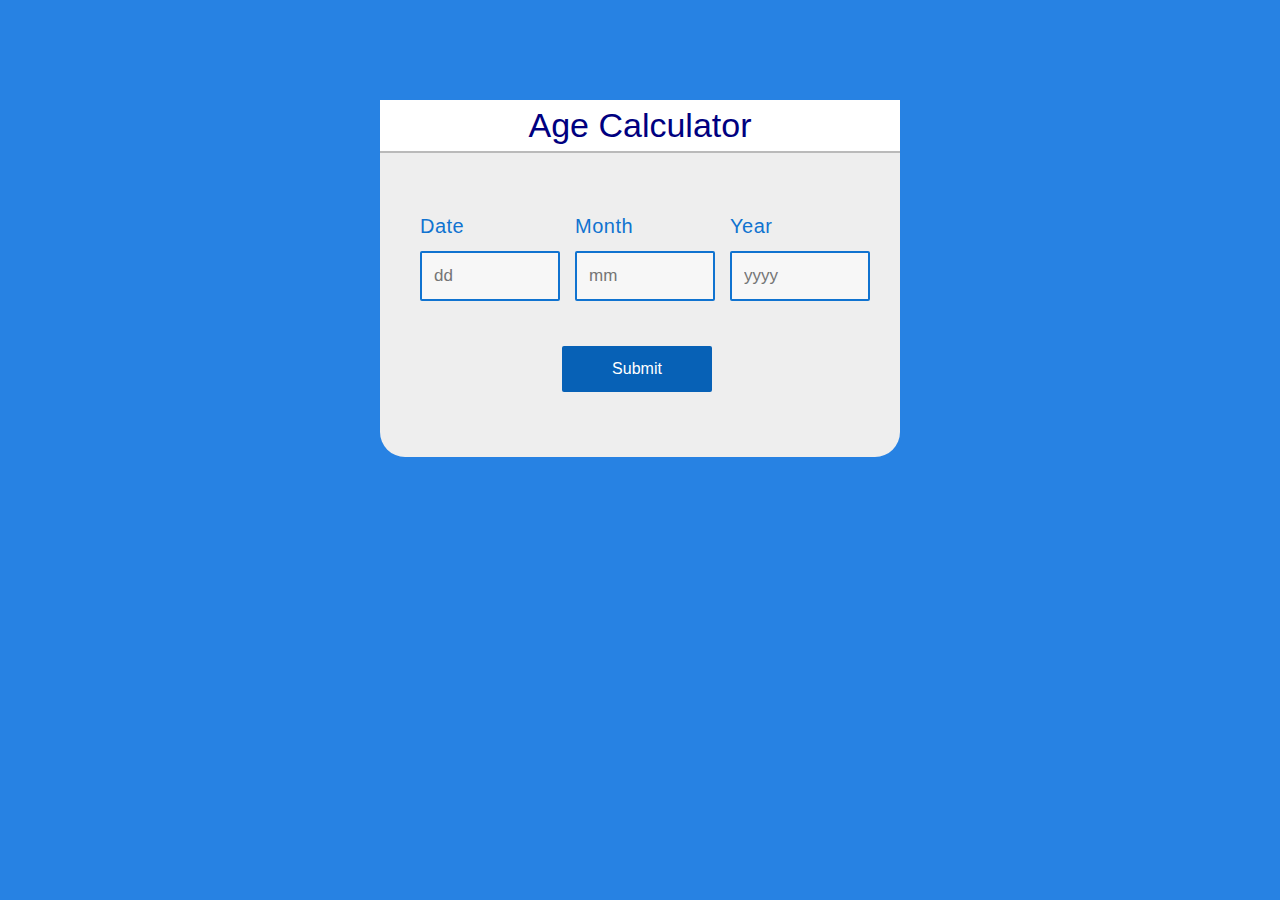
<file: index.html>
<!DOCTYPE html>
<html lang="en">

<head>
    <meta charset="UTF-8">
    <meta http-equiv="X-UA-Compatible" content="IE=edge">
    <meta name="viewport" content="width=device-width, initial-scale=1.0">
    <title>Age Calculator </title>
    <link rel="stylesheet" href="style.css">
</head>

<body>
    <div class="container">
        <form id="ageForm">
            <div class="base">
                <div class="enter">
                    <h4>Age Calculator</h4>
                </div>
                <div class="block">
                    <p class="title">Date</p>
                    <input type="text" name="date" id="date" placeholder="dd" required="required" minlength="1"
                        maxlength="2" />
                </div>
                <div class="block">
                    <p class="title">Month</p>
                    <input type="text" name="month" id="month" placeholder="mm" required="required" minlength="1"
                        maxlength="2" />
                </div>
                <div class="block">
                    <p class="title">Year</p>
                    <input type="text" name="year" id="year" placeholder="yyyy" required="required" minlength="4"
                        maxlength="4" />
                </div>
            </div>
            <div class="base">
                <div class="enter">
                    <input type="button" name="submit" value="Submit" onclick="age()" />
                </div>
            </div>
            <div id="age"></div>
        </form>
    </div>
    <script src="app.js"></script>
</body>

</html>
</file>
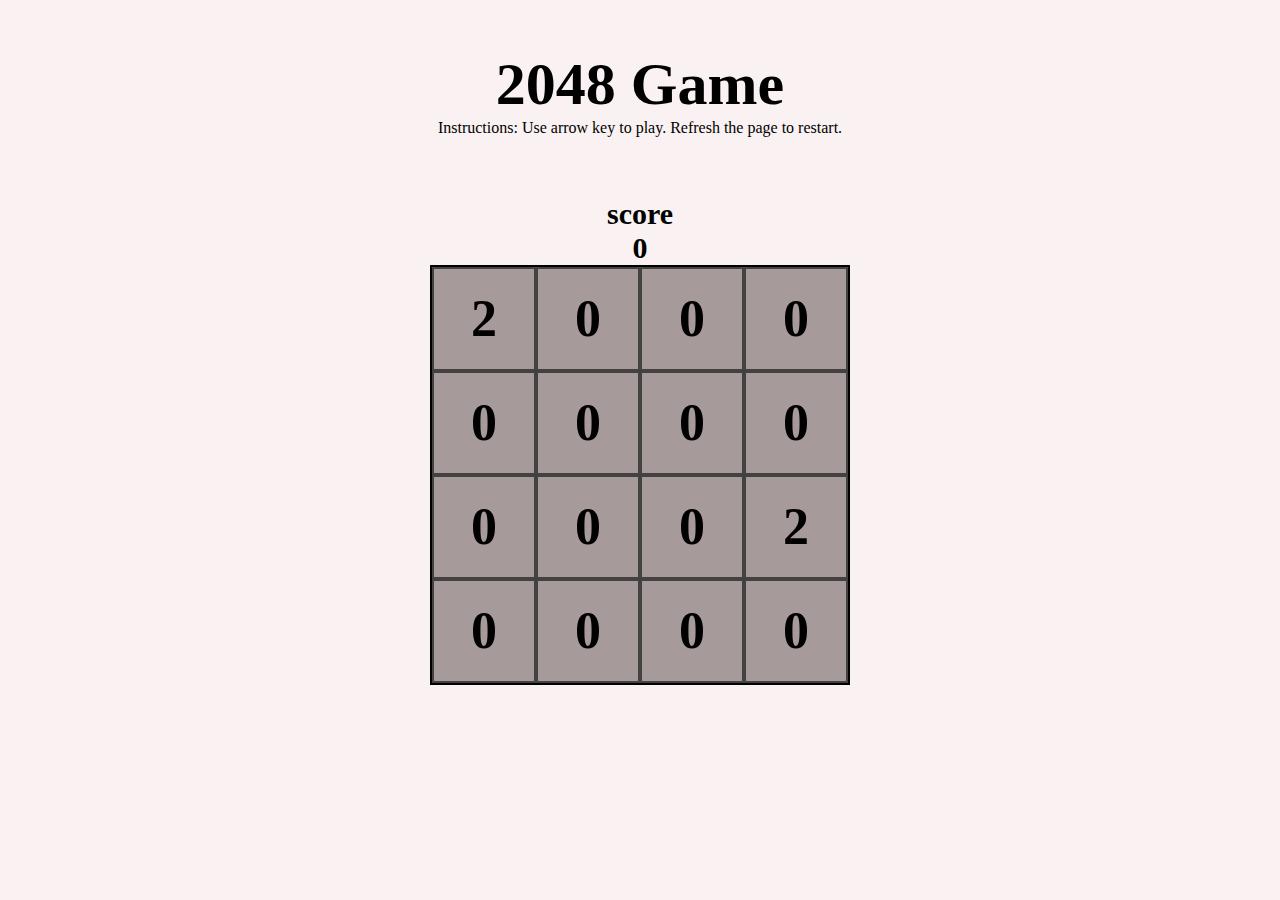
<file: 2048 Game/index.html>
<html>
    <head>
        <link rel="stylesheet" href="style.css">
        <script src ="script.js"></script>
        <title>2048 Game</title>
    </head>
    <body>
        <div class = "header">2048 Game</div>

        <div class = "instructions">Instructions: Use arrow key to play. Refresh the page to restart.</div>

        <div class = "scoreContainer">
            <div class="scoreTitle">score</div>
            <span id="score">0</span>
        </div>

        <div class ="grid"></div>
    </body>
</html>
</file>
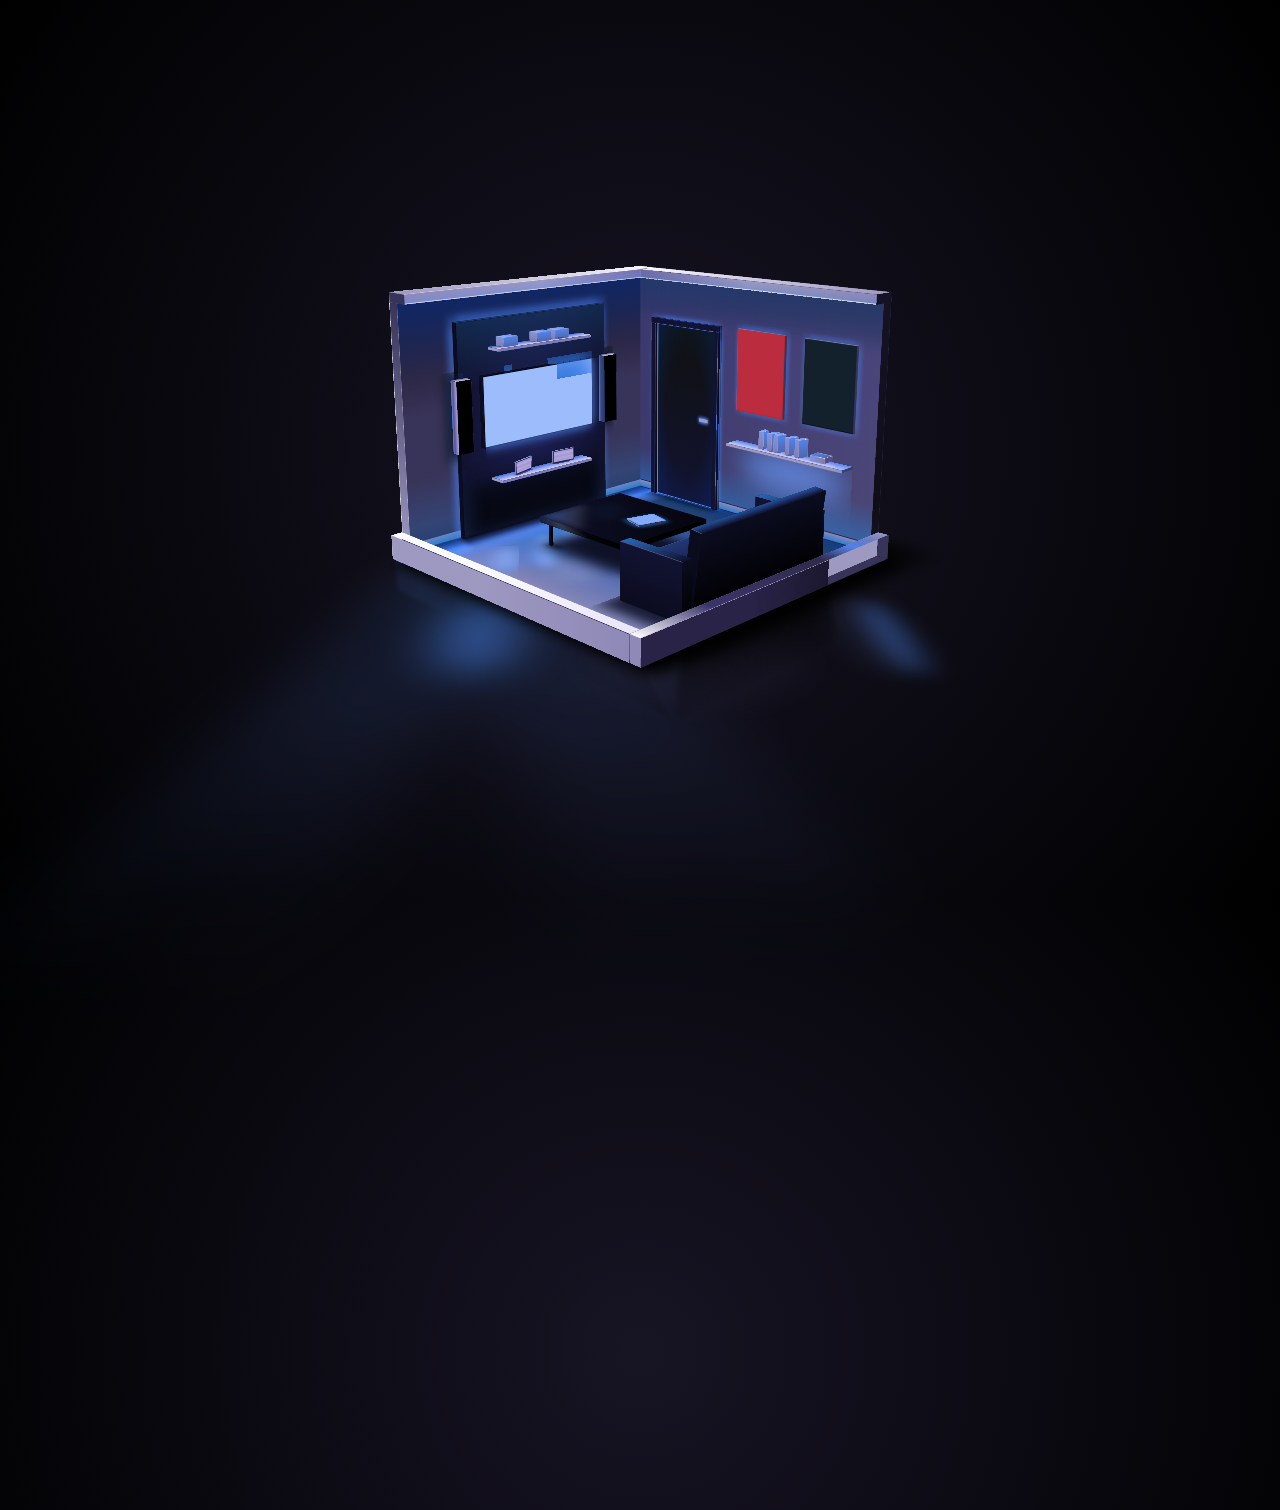
<file: 3D-room/index.html>
<!DOCTYPE html>
<html lang="en" >
<head>
  <meta charset="UTF-8">
  <title>3D Room</title>
  <meta name="viewport" content="width=device-width, initial-scale=1"><link rel="stylesheet" href="./style.css">

</head>
<body>
<!-- partial:index.partial.html -->
<div class="house" id="h"> 
  <div class="h-lights">
    <div class="h-light"></div>
    <div class="h-light"></div>
    <div class="h-light"></div>
    <div class="h-light"></div>
    <div class="h-light"></div>
    <div class="h-light"></div>
  </div>
  <div class="h-shadow"></div>
  <div class="alt">
    <div class="alt__front face"> </div>
    <div class="alt__back face"> </div>
    <div class="alt__right face"> </div>
    <div class="alt__left face"> </div>
    <div class="alt__top face"> 
      <div class="light"></div>
      <div class="light"></div>
      <div class="light"></div>
      <div class="light"></div>
      <div class="light"></div>
      <div class="light"></div>
      <div class="light"></div>
      <div class="light"></div>
      <div class="light"></div>
    </div>
    <div class="alt__bottom face"> </div>
  </div>
  <div class="alb">
    <div class="alb__front face"> </div>
    <div class="alb__back face"> </div>
    <div class="alb__right face"> </div>
    <div class="alb__left face"> </div>
    <div class="alb__top face"> </div>
    <div class="alb__bottom face"> </div>
  </div>
  <div class="arb">
    <div class="arb__front face"> </div>
    <div class="arb__back face"> </div>
    <div class="arb__right face"> </div>
    <div class="arb__left face"> </div>
    <div class="arb__top face"> </div>
    <div class="arb__bottom face"> </div>
  </div>
  <div class="blt">
    <div class="blt__front face"> </div>
    <div class="blt__back face"> </div>
    <div class="blt__right face"> </div>
    <div class="blt__left face"> </div>
    <div class="blt__top face"> </div>
    <div class="blt__bottom face"> </div>
  </div>
  <div class="blt2">
    <div class="blt2__front face"> </div>
    <div class="blt2__back face"> </div>
    <div class="blt2__right face"> </div>
    <div class="blt2__left face"> </div>
    <div class="blt2__top face"> </div>
    <div class="blt2__bottom face"> </div>
  </div>
  <div class="blb">
    <div class="blb__front face"> </div>
    <div class="blb__back face"> </div>
    <div class="blb__right face"> </div>
    <div class="blb__left face"> </div>
    <div class="blb__top face"> </div>
    <div class="blb__bottom face"> </div>
  </div>
  <div class="blb2">
    <div class="blb2__front face"> </div>
    <div class="blb2__back face"> </div>
    <div class="blb2__right face"> </div>
    <div class="blb2__left face"> </div>
    <div class="blb2__top face"> </div>
    <div class="blb2__bottom face"> </div>
  </div>
  <div class="puerta-c">
    <div class="puerta">
      <div class="puerta__front face"> </div>
      <div class="puerta__back face"> </div>
      <div class="puerta__right face"> </div>
      <div class="puerta__left face"> </div>
      <div class="puerta__top face"> </div>
      <div class="puerta__bottom face"> </div>
    </div>
    <div class="puerta-l">
      <div class="puerta-l__front face"> </div>
      <div class="puerta-l__back face"> </div>
      <div class="puerta-l__right face"> </div>
      <div class="puerta-l__left face"> </div>
      <div class="puerta-l__top face"> </div>
      <div class="puerta-l__bottom face"> </div>
    </div>
    <div class="puerta-r">
      <div class="puerta-r__front face"> </div>
      <div class="puerta-r__back face"> </div>
      <div class="puerta-r__right face"> </div>
      <div class="puerta-r__left face"> </div>
      <div class="puerta-r__top face"> </div>
      <div class="puerta-r__bottom face"> </div>
    </div>
    <div class="puerta-t">
      <div class="puerta-t__front face"> </div>
      <div class="puerta-t__back face"> </div>
      <div class="puerta-t__right face"> </div>
      <div class="puerta-t__left face"> </div>
      <div class="puerta-t__top face"> </div>
      <div class="puerta-t__bottom face"> </div>
    </div>
  </div>
  <div class="cuadro-l">
    <div class="cuadro-l__front face"> </div>
    <div class="cuadro-l__back face"> </div>
    <div class="cuadro-l__right face"> </div>
    <div class="cuadro-l__left face"> </div>
    <div class="cuadro-l__top face"> </div>
    <div class="cuadro-l__bottom face"> </div>
  </div>
  <div class="cuadro-r">
    <div class="cuadro-r__front face"> </div>
    <div class="cuadro-r__back face"> </div>
    <div class="cuadro-r__right face"> </div>
    <div class="cuadro-r__left face"> </div>
    <div class="cuadro-r__top face"> </div>
    <div class="cuadro-r__bottom face"> </div>
  </div>
  <div class="librero">
    <div class="librero__front face"> </div>
    <div class="librero__back face"> </div>
    <div class="librero__right face"> </div>
    <div class="librero__left face"> </div>
    <div class="librero__top face"> </div>
    <div class="librero__bottom face">    </div>
  </div>
  <div class="libros"> 
    <div class="libro">
      <div class="libro__front face"> </div>
      <div class="libro__back face"> </div>
      <div class="libro__right face"> </div>
      <div class="libro__left face"> </div>
      <div class="libro__top face"> </div>
      <div class="libro__bottom face"> </div>
    </div>
    <div class="libro">
      <div class="libro__front face"> </div>
      <div class="libro__back face"> </div>
      <div class="libro__right face"> </div>
      <div class="libro__left face"> </div>
      <div class="libro__top face"> </div>
      <div class="libro__bottom face"> </div>
    </div>
    <div class="libro">
      <div class="libro__front face"> </div>
      <div class="libro__back face"> </div>
      <div class="libro__right face"> </div>
      <div class="libro__left face"> </div>
      <div class="libro__top face"> </div>
      <div class="libro__bottom face"> </div>
    </div>
    <div class="libro">
      <div class="libro__front face"> </div>
      <div class="libro__back face"> </div>
      <div class="libro__right face"> </div>
      <div class="libro__left face"> </div>
      <div class="libro__top face"> </div>
      <div class="libro__bottom face"> </div>
    </div>
    <div class="libro">
      <div class="libro__front face"> </div>
      <div class="libro__back face"> </div>
      <div class="libro__right face"> </div>
      <div class="libro__left face"> </div>
      <div class="libro__top face"> </div>
      <div class="libro__bottom face"> </div>
    </div>
    <div class="libro">
      <div class="libro__front face"> </div>
      <div class="libro__back face"> </div>
      <div class="libro__right face"> </div>
      <div class="libro__left face"> </div>
      <div class="libro__top face"> </div>
      <div class="libro__bottom face"> </div>
    </div>
  </div>
  <div class="fotos"> 
    <div class="foto">
      <div class="foto__front face"> </div>
      <div class="foto__back face"> </div>
      <div class="foto__right face"> </div>
      <div class="foto__left face"> </div>
      <div class="foto__top face"> </div>
      <div class="foto__bottom face"> </div>
    </div>
    <div class="foto">
      <div class="foto__front face"> </div>
      <div class="foto__back face"> </div>
      <div class="foto__right face"> </div>
      <div class="foto__left face"> </div>
      <div class="foto__top face"> </div>
      <div class="foto__bottom face"> </div>
    </div>
  </div>
  <div class="cajas"> 
    <div class="caja">
      <div class="caja__front face"> </div>
      <div class="caja__back face"> </div>
      <div class="caja__right face"> </div>
      <div class="caja__left face"> </div>
      <div class="caja__top face"> </div>
      <div class="caja__bottom face"> </div>
    </div>
    <div class="caja">
      <div class="caja__front face"> </div>
      <div class="caja__back face"> </div>
      <div class="caja__right face"> </div>
      <div class="caja__left face"> </div>
      <div class="caja__top face"> </div>
      <div class="caja__bottom face"> </div>
    </div>
    <div class="caja">
      <div class="caja__front face"> </div>
      <div class="caja__back face"> </div>
      <div class="caja__right face"> </div>
      <div class="caja__left face"> </div>
      <div class="caja__top face"> </div>
      <div class="caja__bottom face"> </div>
    </div>
  </div>
  <div class="tv">
    <div class="tv__front face"> </div>
    <div class="tv__back face"> </div>
    <div class="tv__right face"> </div>
    <div class="tv__left face"> </div>
    <div class="tv__top face"> </div>
    <div class="tv__bottom face"> </div>
  </div>
  <div class="repisa-t">
    <div class="repisa-t__front face"> </div>
    <div class="repisa-t__back face"> </div>
    <div class="repisa-t__right face"> </div>
    <div class="repisa-t__left face"> </div>
    <div class="repisa-t__top face"> </div>
    <div class="repisa-t__bottom face"> </div>
  </div>
  <div class="repisa-b">
    <div class="repisa-b__front face"> </div>
    <div class="repisa-b__back face"> </div>
    <div class="repisa-b__right face"> </div>
    <div class="repisa-b__left face"> </div>
    <div class="repisa-b__top face"> </div>
    <div class="repisa-b__bottom face"> </div>
  </div>
  <div class="bocina-l">
    <div class="bocina-l__front face"> </div>
    <div class="bocina-l__back face"> </div>
    <div class="bocina-l__right face"> </div>
    <div class="bocina-l__left face"> </div>
    <div class="bocina-l__top face"> </div>
    <div class="bocina-l__bottom face"> </div>
  </div>
  <div class="bocina-r">
    <div class="bocina-r__front face"> </div>
    <div class="bocina-r__back face"> </div>
    <div class="bocina-r__right face"> </div>
    <div class="bocina-r__left face"> </div>
    <div class="bocina-r__top face"> </div>
    <div class="bocina-r__bottom face"> </div>
  </div>
  <div class="muro">
    <div class="muro__front face"> </div>
    <div class="muro__back face"> </div>
    <div class="muro__right face"> </div>
    <div class="muro__left face"> </div>
    <div class="muro__top face"> </div>
    <div class="muro__bottom face"> </div>
  </div>
  <div class="sillon-c">
    <div class="sillon-b">
      <div class="sillon-b__front face"> </div>
      <div class="sillon-b__back face"> </div>
      <div class="sillon-b__right face"> </div>
      <div class="sillon-b__left face"> </div>
      <div class="sillon-b__top face"> </div>
      <div class="sillon-b__bottom face"> </div>
    </div>
    <div class="sillon-t">
      <div class="sillon-t__front face"> </div>
      <div class="sillon-t__back face"> </div>
      <div class="sillon-t__right face"> </div>
      <div class="sillon-t__left face"> </div>
      <div class="sillon-t__top face"> </div>
      <div class="sillon-t__bottom face"> </div>
    </div>
    <div class="sillon-l">
      <div class="sillon-l__front face"> </div>
      <div class="sillon-l__back face"> </div>
      <div class="sillon-l__right face"> </div>
      <div class="sillon-l__left face"> </div>
      <div class="sillon-l__top face"> </div>
      <div class="sillon-l__bottom face"> </div>
    </div>
    <div class="sillon-r">
      <div class="sillon-r__front face"> </div>
      <div class="sillon-r__back face"> </div>
      <div class="sillon-r__right face"> </div>
      <div class="sillon-r__left face"> </div>
      <div class="sillon-r__top face"> </div>
      <div class="sillon-r__bottom face"> </div>
    </div>
  </div>
  <div class="mesa-c">
    <div class="mesa">
      <div class="mesa__front face"> </div>
      <div class="mesa__back face"> </div>
      <div class="mesa__right face"> </div>
      <div class="mesa__left face"> </div>
      <div class="mesa__top face"> </div>
      <div class="mesa__bottom face"> </div>
    </div>
    <div class="mesa-p">
      <div class="mesa-p__front face"> </div>
      <div class="mesa-p__back face"> </div>
      <div class="mesa-p__right face"> </div>
      <div class="mesa-p__left face"> </div>
      <div class="mesa-p__top face"> </div>
      <div class="mesa-p__bottom face"> </div>
    </div>
    <div class="mesa-p">
      <div class="mesa-p__front face"> </div>
      <div class="mesa-p__back face"> </div>
      <div class="mesa-p__right face"> </div>
      <div class="mesa-p__left face"> </div>
      <div class="mesa-p__top face"> </div>
      <div class="mesa-p__bottom face"> </div>
    </div>
    <div class="mesa-p">
      <div class="mesa-p__front face"> </div>
      <div class="mesa-p__back face"> </div>
      <div class="mesa-p__right face"> </div>
      <div class="mesa-p__left face"> </div>
      <div class="mesa-p__top face"> </div>
      <div class="mesa-p__bottom face"> </div>
    </div>
    <div class="mesa-p">
      <div class="mesa-p__front face"> </div>
      <div class="mesa-p__back face"> </div>
      <div class="mesa-p__right face"> </div>
      <div class="mesa-p__left face"> </div>
      <div class="mesa-p__top face"> </div>
      <div class="mesa-p__bottom face"> </div>
    </div>
    <div class="mesa-shadow"></div>
  </div>
  <div class="tablet">
    <div class="tablet__front face"> </div>
    <div class="tablet__back face"> </div>
    <div class="tablet__right face"> </div>
    <div class="tablet__left face"> </div>
    <div class="tablet__top face"> </div>
    <div class="tablet__bottom face">    </div>
  </div>
</div>
<!-- partial -->
  <script  src="./script.js"></script>

</body>
</html>
</file>
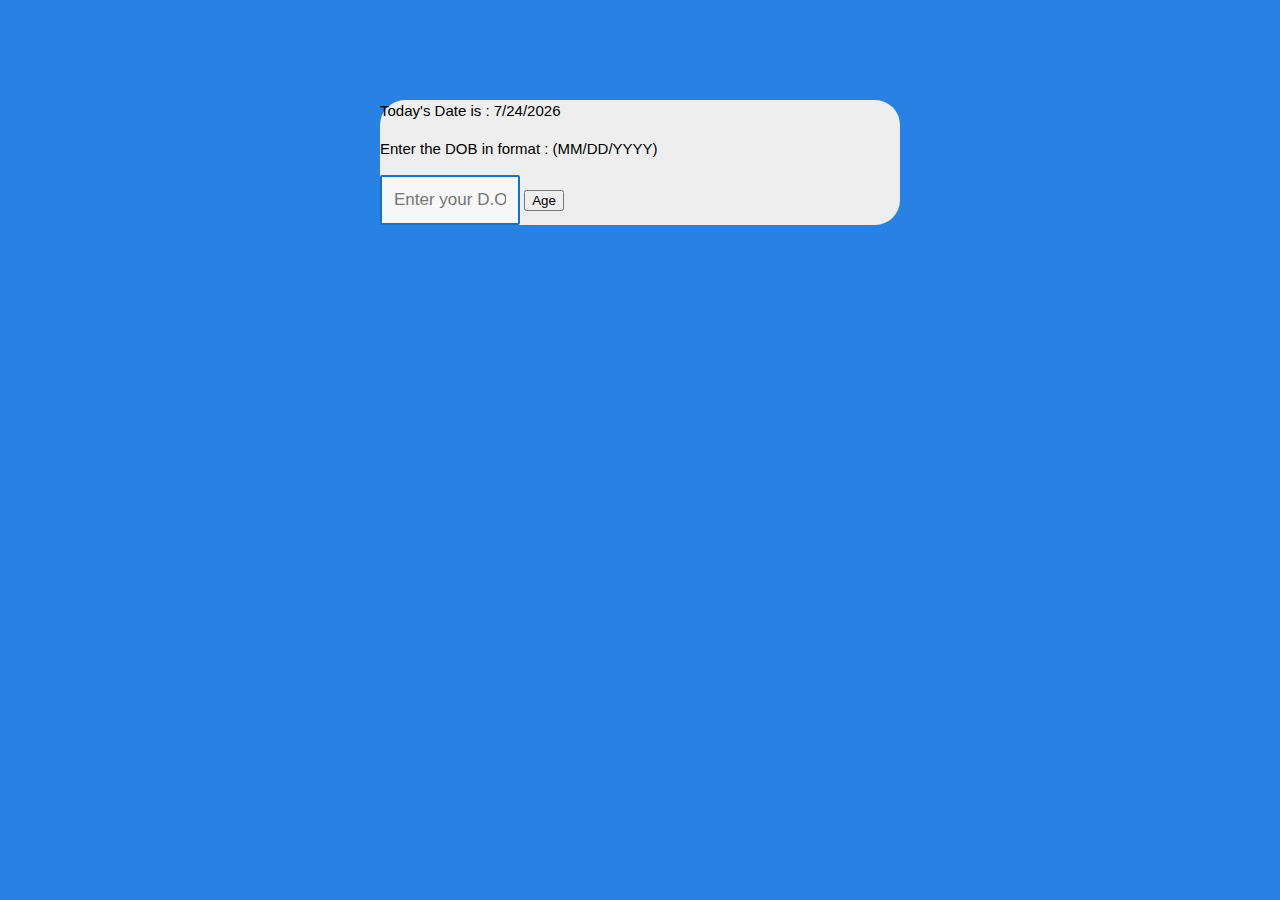
<file: Age Calculator/index.html>
<!DOCTYPE html>
<html lang="en">
<head>
    <meta charset="UTF-8">
    <meta http-equiv="X-UA-Compatible" content="IE=edge">
    <meta name="viewport" content="width=device-width, initial-scale=1.0">
    <link rel="stylesheet" href="style.css">
    <title>Age Calculator</title>
</head>
<body>
    <div class="container">
        <p id="currDate"> </p>
        <p>Enter the DOB in format : (MM/DD/YYYY)</p>
        <input type="text" placeholder="Enter your D.O.B" id="DOB">
        <button id="CalcAge">Age</button>
    </div>
  <div id="displayAge">
      <p id="age"></p>
  </div>
    <script src="script.js">
    </script>
</body>
</html>
</file>
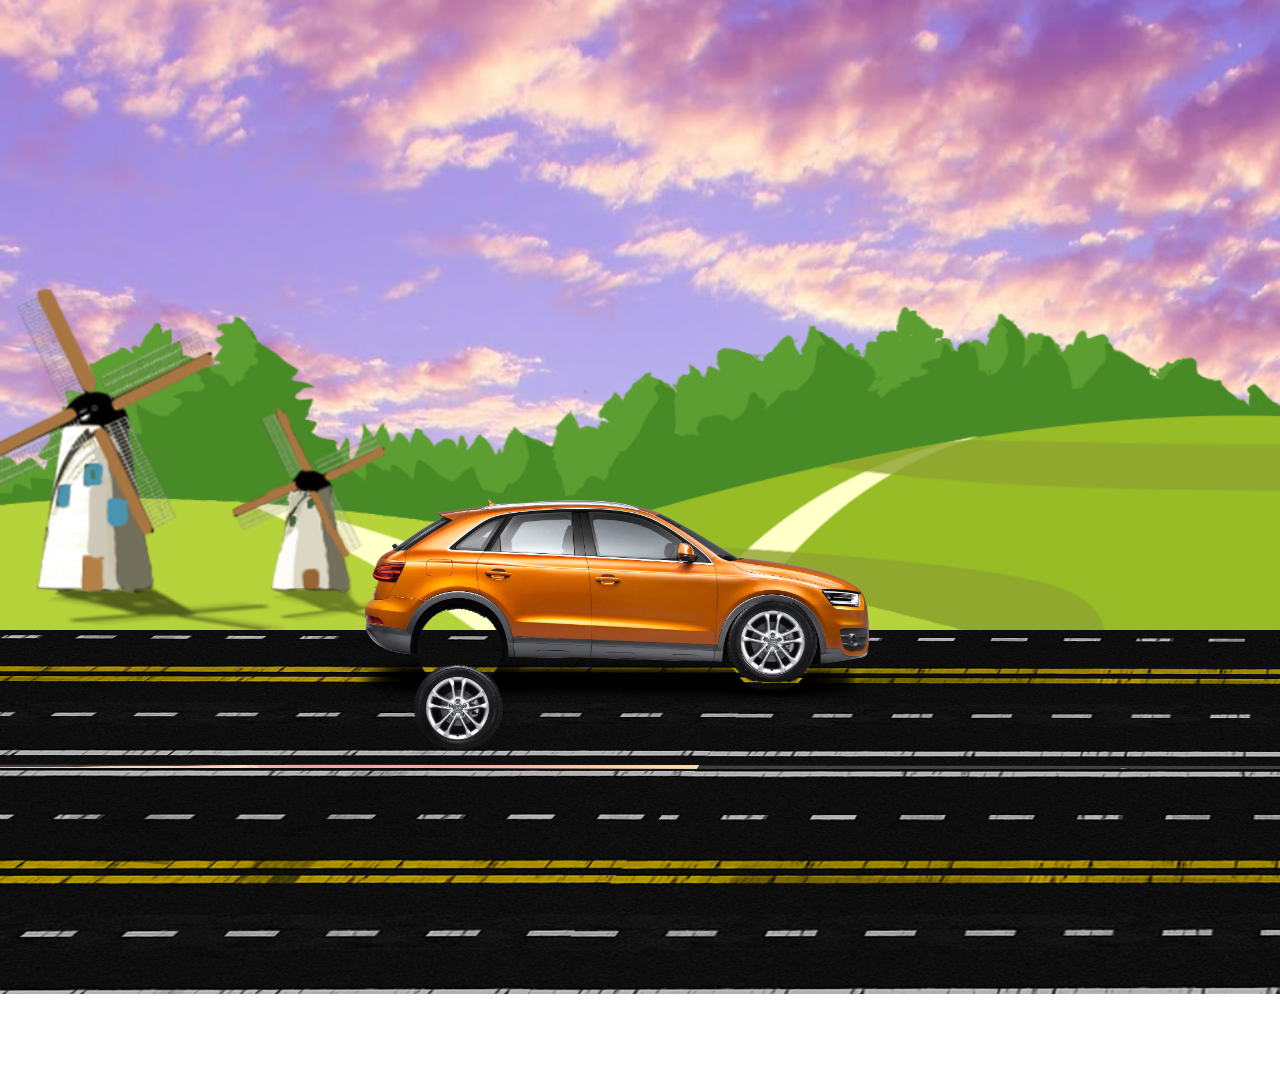
<file: Animated Car/index.html>
<!DOCTYPE html>
<html lang="en">
<head>
    <meta charset="UTF-8">
    <meta http-equiv="X-UA-Compatible" content="IE=edge">
    <meta name="viewport" content="width=device-width, initial-scale=1.0">
    <title>Car Animation</title>
    <link rel="stylesheet" href="styles.css">
    
</head>
<body>
    <div class="container">
        <div class="sky">
            <div class="land"></div>
            <div class="road"></div>
            <div class="car">
                <div class="wheel wheel1">
                    <img src="tyreback2.png" alt="">
                </div>
                <div class="wheel wheel2">
                    <img src="tyrefront2.png" alt="">
                </div>
            </div>
        </div>
    </div>
</body>
<script src="script.js"></script>
</html>
</file>
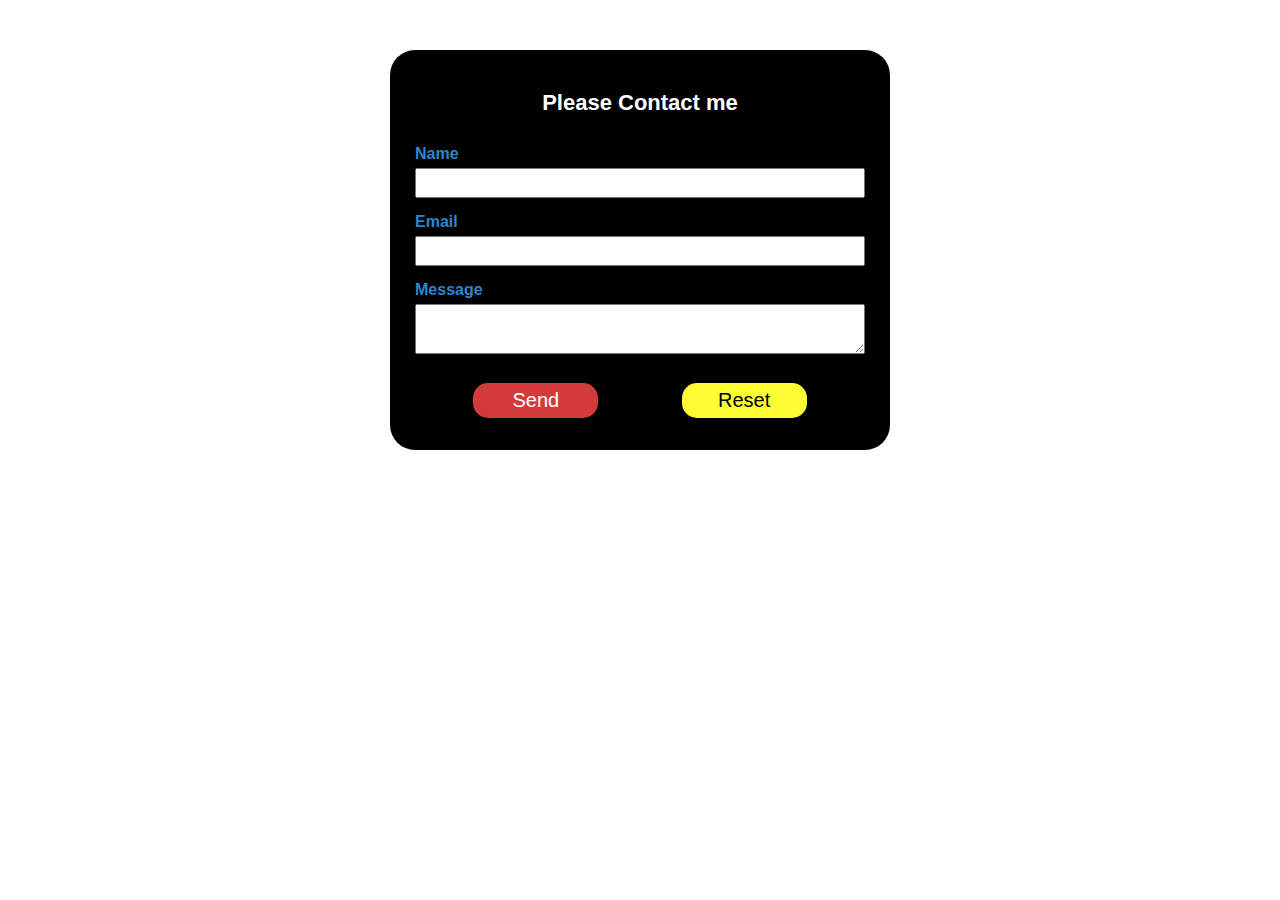
<file: Basic Contact Form/index.html>
<!DOCTYPE html>
<html lang="en">

<head>
    <meta charset="UTF-8">
    <meta name="viewport" content="width=device-width, initial-scale=1.0">
    <meta http-equiv="X-UA-Compatible" content="ie=edge">
    <link rel="stylesheet" href="style.css">
    <title>Contact Form</title>
</head>

<body>
    <form id="form">
        <h1>Please Contact me</h1>
        <div>
            <label for="name">Name</label></br>
            <input id="name" name="name">
        </div>
        <div>
            <label for="email">Email</label><br>
            <input type="email" id="email" name="email">
        </div>
        <div>
            <label for="message">Message</label><br>
            <textarea id="message" name="message"></textarea>
        </div>
        <div id="buttons-row">
            <div class="buttons">
                <button type="submit" id="send">Send</button>
            </div>
            <div class="buttons">
                <button id="reset">Reset</button>
            </div>
        </div>
    </form>
    <script src="app.js"></script>
</body>

</html>
</file>
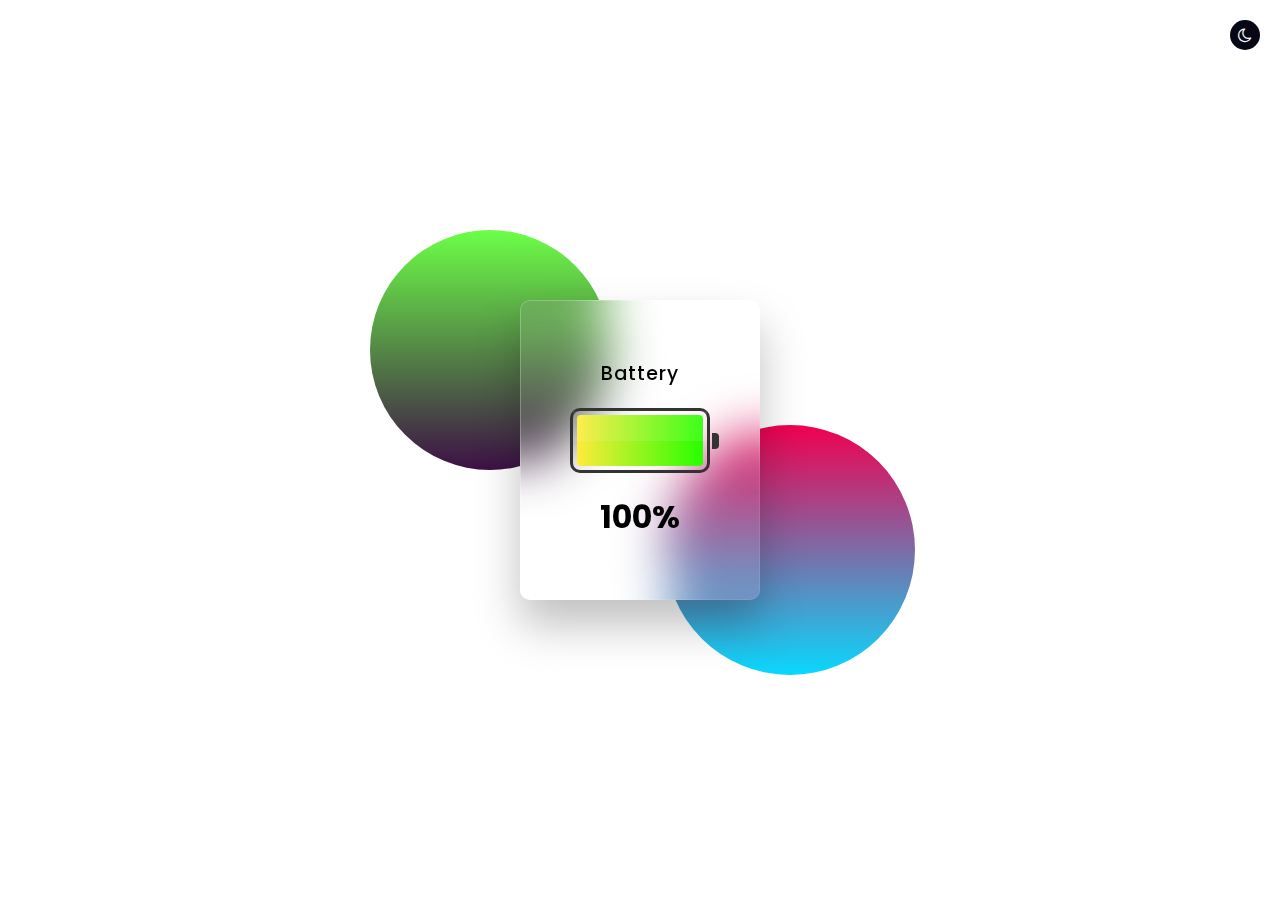
<file: Battery Indicator/index.html>
<!DOCTYPE html>
<html lang="en">
  <head>
    <meta charset="UTF-8" />
    <meta name="viewport" content="width=device-width, initial-scale=1.0" />
    <link
      rel="stylesheet"
      href="https://cdnjs.cloudflare.com/ajax/libs/font-awesome/4.7.0/css/font-awesome.css"
      integrity="sha512-5A8nwdMOWrSz20fDsjczgUidUBR8liPYU+WymTZP1lmY9G6Oc7HlZv156XqnsgNUzTyMefFTcsFH/tnJE/+xBg=="
      crossorigin="anonymous"
    />
    <title>Battery Indicator</title>
    <link rel="stylesheet" href="style.css" />
  </head>
  <body>
    <section class="sec">
      <div class="toggle"></div>
      <div class="box">
        <div class="content">
          <h3>Battery</h3>
          <div class="batteryShape">
            <div class="level">
              <div class="percentage"></div>
            </div>
          </div>
          <div class="percent">50%</div>
        </div>
      </div>
    </section>
    <script src="script.js"></script>
  </body>
</html>
</file>
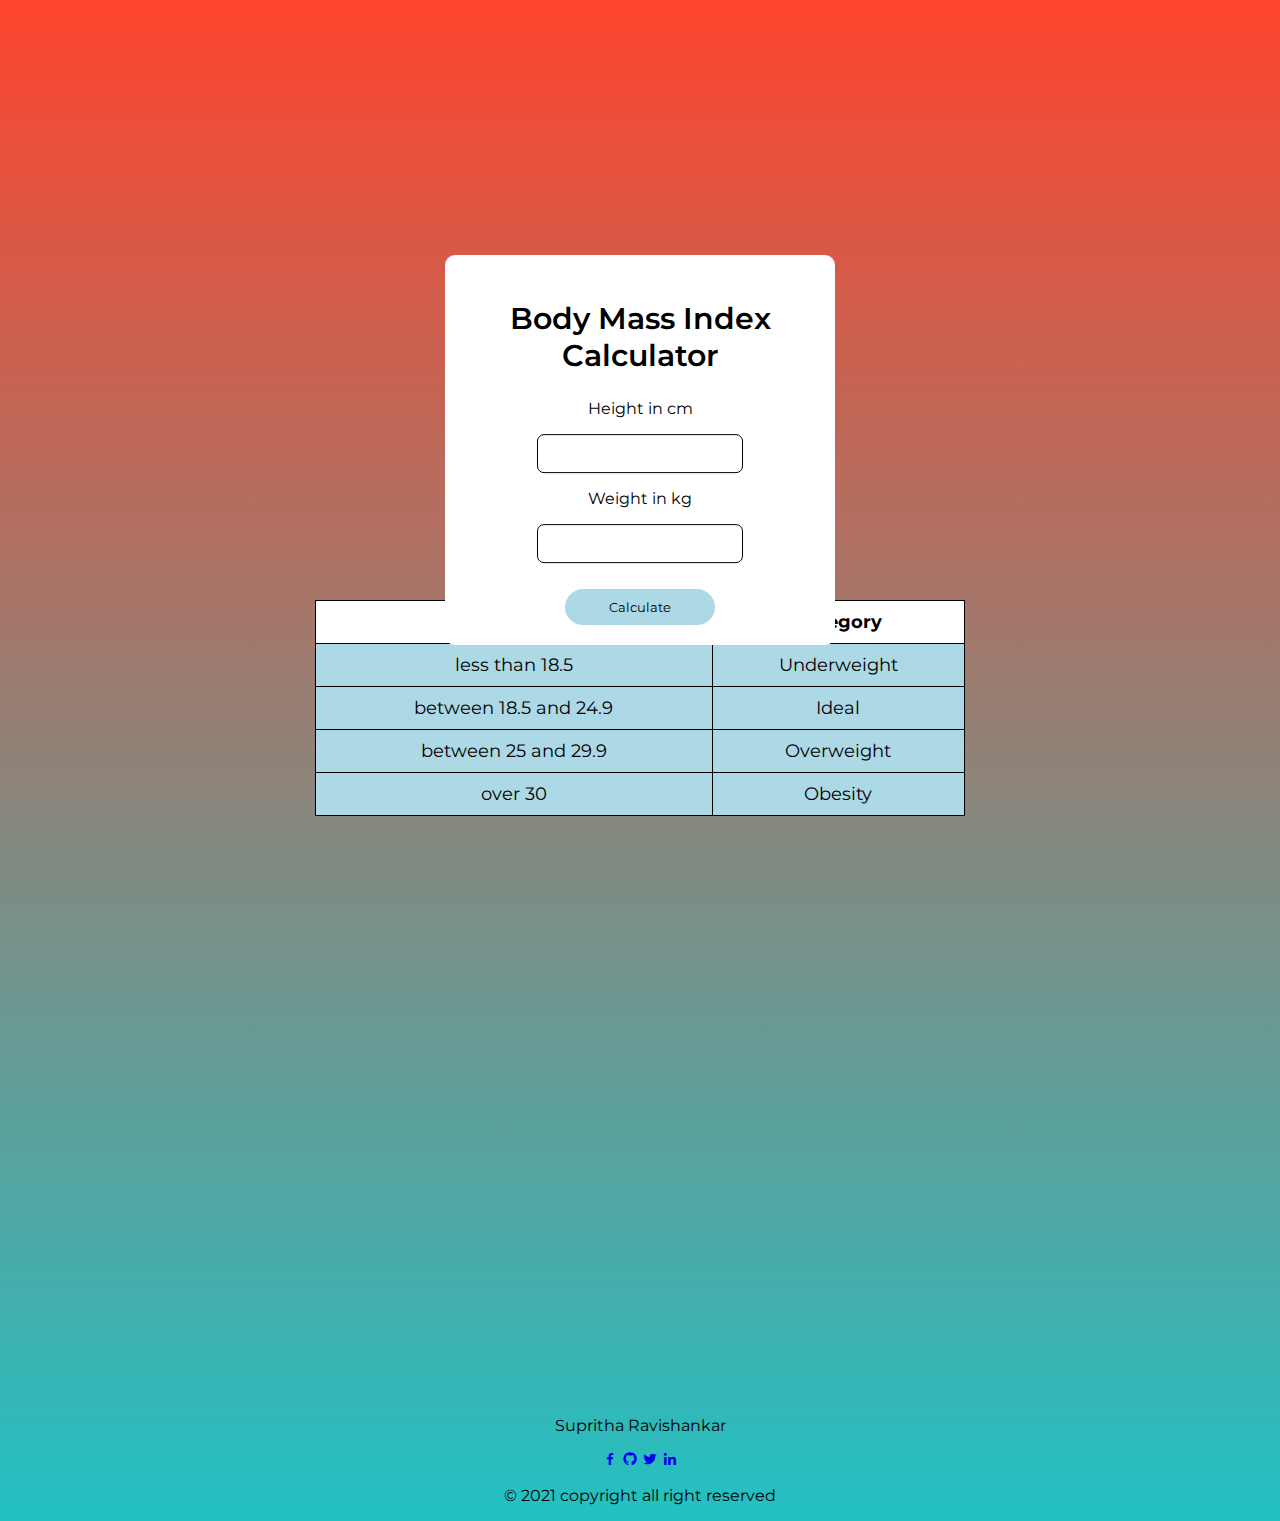
<file: BMI Calculator/index.html>
<!doctype html>
<html lang="en">
  <head>
    <meta charset="utf-8">
    <meta name="viewport" content="width=device-width, initial-scale=1">
    <title>BMI Calculator</title>
    <meta name="description" content="JS app to calculates Body Mass Index">
    <meta name="author" content="Supritha">
    <link rel="stylesheet" href="style.css">
     <!-- =====BOX ICONS===== -->
    <link href='https://cdn.jsdelivr.net/npm/boxicons@2.0.5/css/boxicons.min.css' rel='stylesheet'>
  </head>
  <body>
    <div class="bmi">
      <h2>Body Mass Index Calculator</h2>
      <p class="text">Height in cm</p><input type="text" id="height">
      <p class="text">Weight in kg</p><input type="text" id="weight">
      <p id="result"></p><button id="btn">Calculate</button>
    </div>
    <div class="chart">
      <table>
        <thead>
          <tr>
            <th>BMI</th>
            <th>Category</th>
          </tr>
        </thead>
        <tbody>
          <tr>
            <td data-column="bmi">less than 18.5</td>
            <td data-column="category">Underweight</td>
          </tr>
          <tr>
            <td data-column="bmi">between 18.5 and 24.9</td>
            <td data-column="category">Ideal</td>
          </tr>
          <tr>
            <td data-column="bmi">between 25 and 29.9</td>
            <td data-column="category">Overweight</td>
          </tr>
          <tr>
            <td data-column="bmi">over 30 </td>
            <td data-column="category">Obesity</td>
          </tr>
        </tbody>
      </table>
    </div>
    <script src="script.js"></script>
    <footer class="footer">
      <p class="footer__title">Supritha Ravishankar</p>
      <div class="footer__social">
          <a href="https://de-de.facebook.com/supritha.ravishankar" class="footer__icon"><i class='bx bxl-facebook' ></i></a>
          <a href="https://github.com/supzi-del" class="footer__icon"><i class='bx bxl-github' ></i></a>
          <a href="https://twitter.com/SuprithaRavish1" class="footer__icon"><i class='bx bxl-twitter' ></i></a>
          <a href="https://www.linkedin.com/in/supritha-ravishankar-560008216/" class="footer__icon"><i class='bx bxl-linkedin' ></i></a>
      </div>
      <p>&#169; 2021 copyright all right reserved</p>
     </footer>
  </body>
</html>
</file>
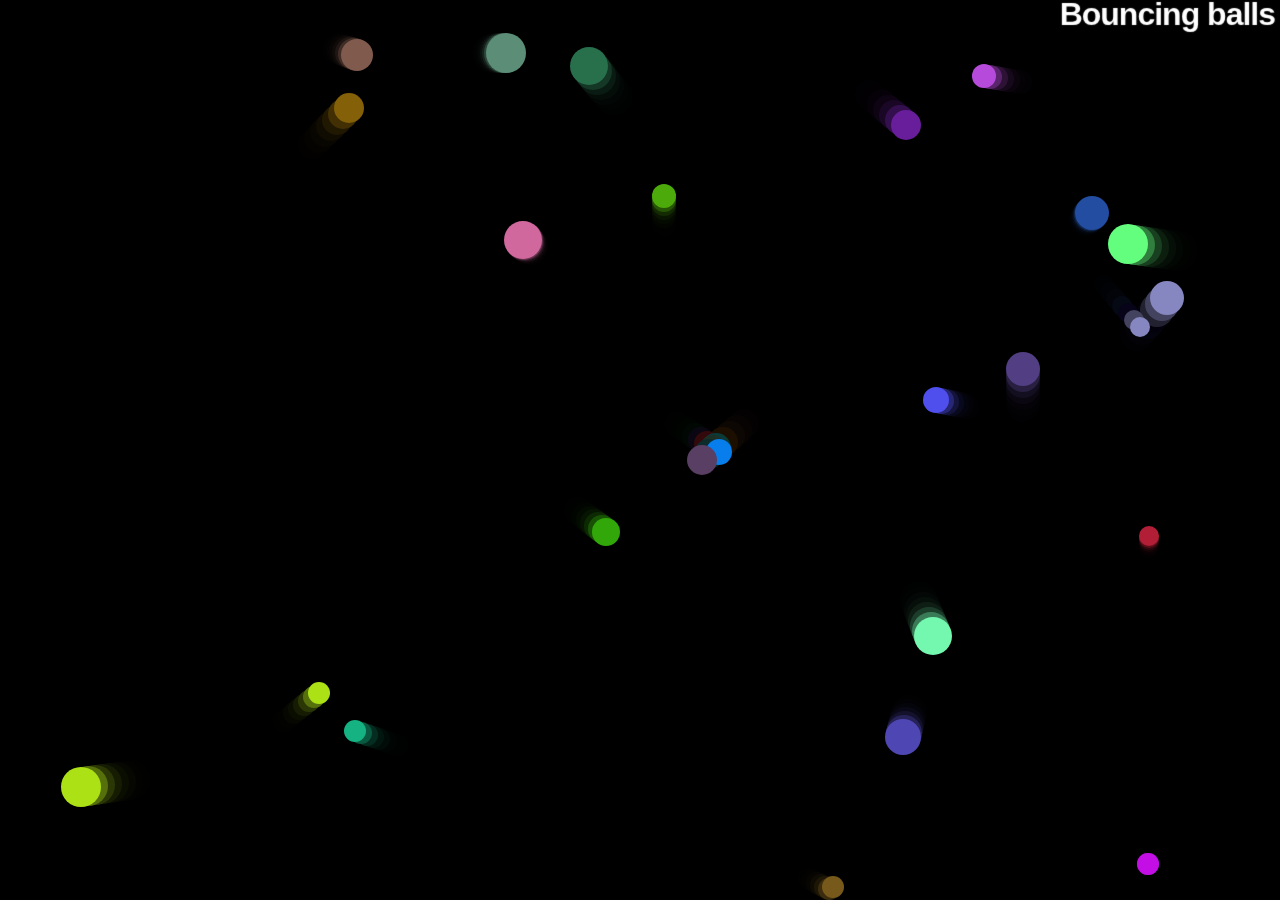
<file: Bouncing Ball/index.html>
<!DOCTYPE html>
<html lang="pt-br">
  <head>
    <meta charset="UTF-8" />
    <meta http-equiv="X-UA-Compatible" content="IE=edge" />
    <meta name="viewport" content="width=device-width, initial-scale=1.0" />
    <title>Bouncing balls</title>
    <link rel="stylesheet" href="style.css" />
    <link rel="shortcut icon" href="favicon/favicon.png" type="image/x-icon" />
  </head>
  <body>
    <h1>Bouncing balls</h1>
    <canvas></canvas>
    <script src="main.js"></script>
  </body>
</html>
</file>
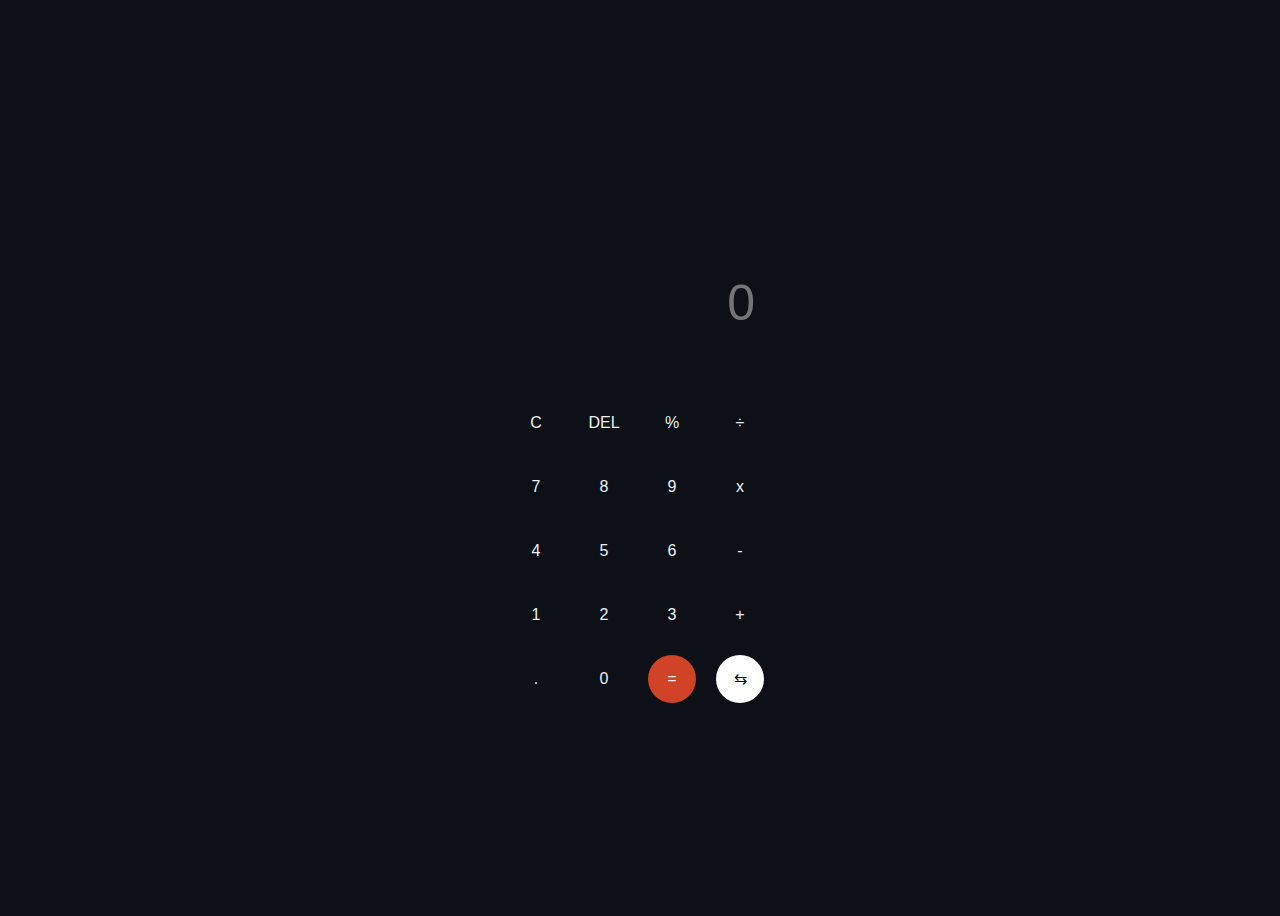
<file: Calculator/index.html>
<!DOCTYPE html>
<html lang="en">
<head>
  <meta charset="UTF-8">
  <meta http-equiv="X-UA-Compatible" content="IE=edge">
  <meta name="viewport" content="width=device-width, initial-scale=1.0">
  <link rel="stylesheet" href="style.css">
  <title>Calculator  </title>
</head>
<body class="dark-mode">

<div class="container align-center">
  <div class="grid calculator">
    <input type="text" id="output-screen" readonly placeholder="0"/>
    <button class="text-color" onclick="allClear()" data-key="C">C</button>
    <button class="text-color" onclick="del()" data-key="Backspace">DEL</button>
    <button class="text-color" onclick="display('%')" data-key="%">%</button>
    <button class="text-color" onclick="display('/')" data-key="/">&#247</button>
    <button onclick="display(7)" data-key="7">7</button>
    <button onclick="display(8)" data-key="8">8</button>
    <button onclick="display(9)" data-key="9">9</button>
    <button class="text-color" onclick="display('*')" data-key="*">x</button>
    <button onclick="display(4)" data-key="4">4</button>
    <button onclick="display(5)" data-key="5">5</button>
    <button onclick="display(6)" data-key="6">6</button>
    <button class="text-color" onclick="display('-')" data-key="-">-</button>
    <button onclick="display(1)" data-key="1">1</button>
    <button onclick="display(2)" data-key="2">2</button>
    <button onclick="display(3)" data-key="3">3</button>
    <button class="text-color" onclick="display('+')" data-key="+">+</button>
    <button onclick="display('.')" data-key=".">.</button>
    <button onclick="display(0)" data-key="0">0</button>
    <button class="equal-to" onclick="calculate()" data-key="=">=</button>
    <button class="toggle-button" onclick="toggleMode()" data-key="Tab"> ⇆ </button>
  </div>
</div>

<script src="script.js"></script>
</body>
</html>
</file>
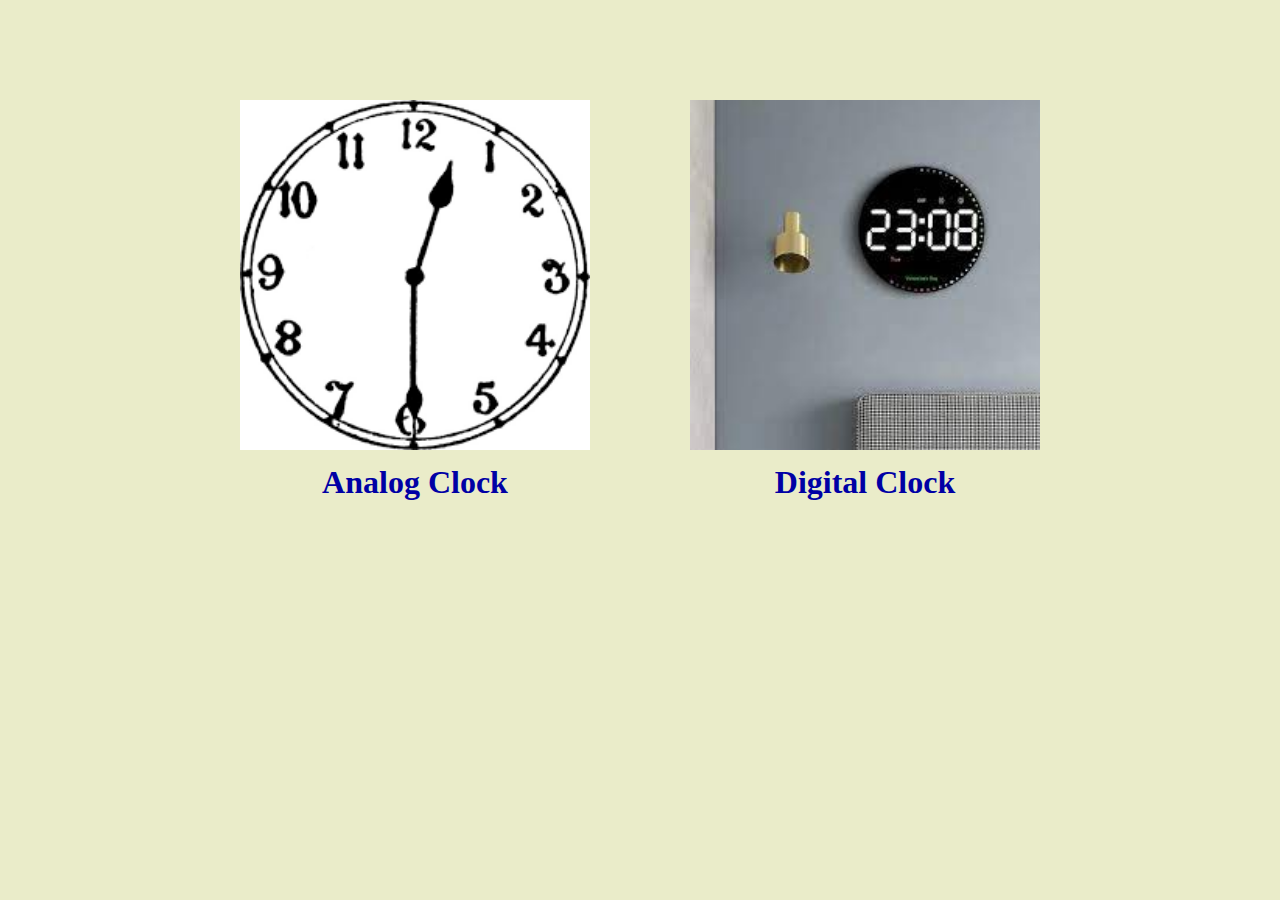
<file: Clock/index.html>
<!DOCTYPE html>
<html lang="en">

<head>
	<meta charset="UTF-8">
	<meta http-equiv="X-UA-Compatible" content="IE=edge">
	<meta name="viewport" content="width=device-width, initial-scale=1.0">
	<link rel="stylesheet" href="style.css">
	<title>Clock</title>
</head>

<body>
	<div class="container">
		<div class="analog">
			<a href="./Analog Clock/index.html" title="View Analog Clock"><img src="./img1.png" alt=""></a>
			<h1>Analog Clock</h1> </div>
		<div class="digital">
			<a href="./Digital Clock/index.html" title="View Digital Clock"><img src="./img2.png" alt=""></a>
			<h1>Digital Clock</h1> </div>
	</div>
</body>

</html>
</file>
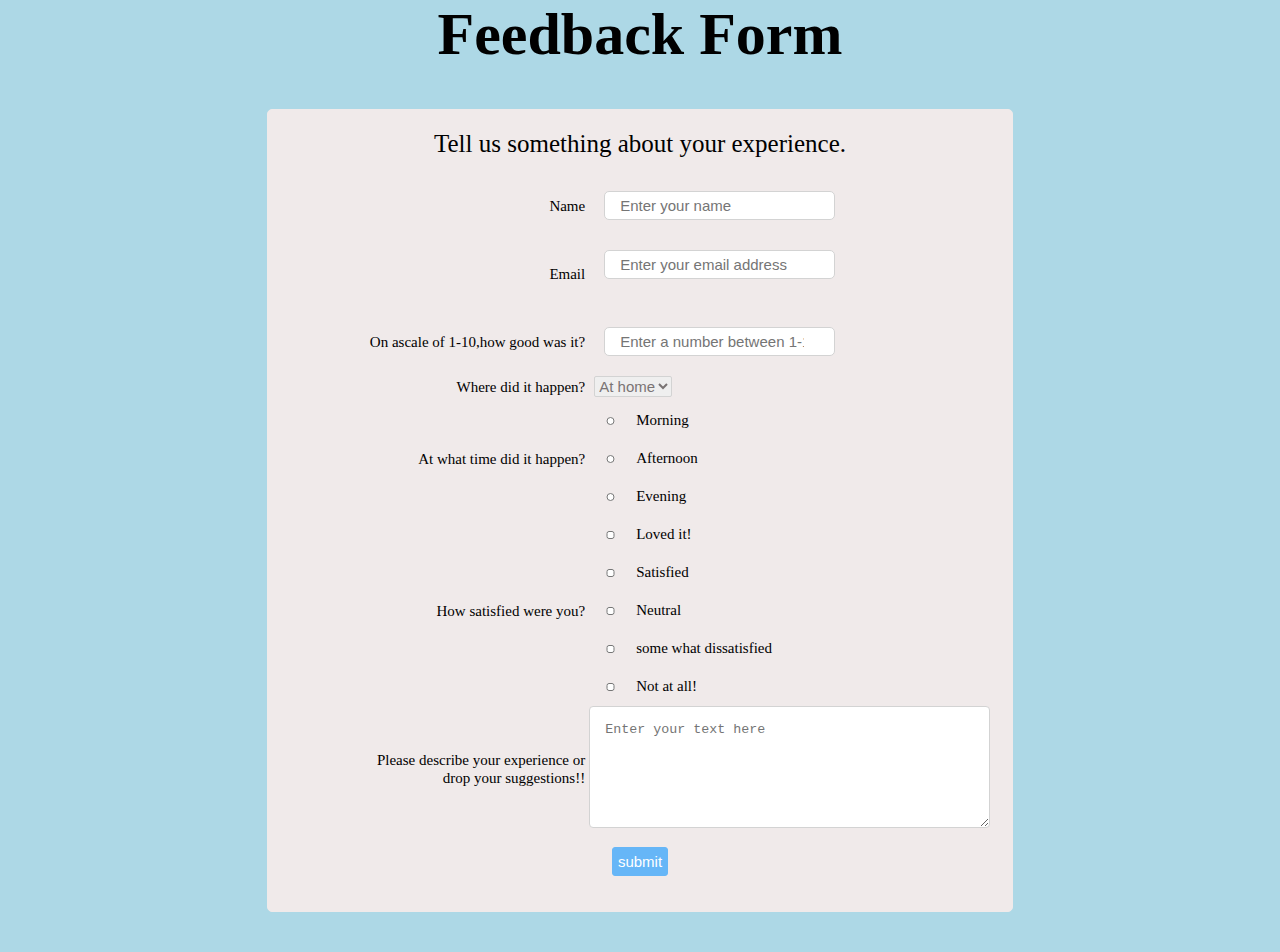
<file: Feedback Form/index.html>
<!DOCTYPE html>
<!-- saved from url=(0078)file:///D:/Documents/Web-dev-mini-projects/Noobie/cl2/Feedback-Form/index.html -->
<html lang="en"><head><meta http-equiv="Content-Type" content="text/html; charset=UTF-8">
    
    <meta name="viewport" content="width=device-width, initial-scale=1.0">
    <title>Feedback Form</title>
    <link rel="stylesheet" href="./index_files/main1.css">
<style type="text/css" id="operaUserStyle"></style></head>

<body>
    <h1>Feedback Form</h1>
    <form>
        <p id="des">Tell us something about your experience.
        </p>
        <div class="form-rows">
            <div class="left">
                <label for="name">Name</label>
            </div>
            <div class="right">
                <input type="text" id="name" placeholder="Enter your name">
            </div>
        </div>

        <div class="form-rows">
            <div class="left">
                <label for="email">Email</label>
            </div>
            <div class="right">
                <input type="email" id="email" placeholder="Enter your email address">
                <div class="right"></div>
            </div>
            <div class="form-rows"> <div class="left">
                <label for="good">On ascale of 1-10,how
                    good was it?
                </label>
            </div>
            <div class="right">
                <input type="number" id="good" placeholder="Enter a number between 1-10">
            </div>
        </div>
        <div class="form-rows">
            <div class="left">
                <label for="list">Where did it
                    happen?
                </label>
            </div>
            <div class="right">
                <select id="list">
                    <option value="1">At home</option>
                    <option value="2">At office</option>
                    <option value="3">Others</option>
                    
                </select>
            </div>
        </div>
        <div class="form-rows">
            <div class="left">
                <label>At what time did it happen?</label>
            </div>
            <div class="right">
                <input type="radio" style="height: 8px;" name="time">
                <p>Morning</p><br>
                <input type="radio" style="height: 8px;" name="time">
                <p>Afternoon</p><br>
                <input type="radio" style="height: 8px;" name="time">
                <p>Evening</p><br>
            </div>
        </div>
        <div class="form-rows">
            <div class="left">
                <label>How satisfied were you?</label>
            </div>
            <div class="right">
                <input type="checkbox" style="height: 8px;" name="emotions">
                <p>Loved it!</p><br>
                <input type="checkbox" style="height: 8px;" name="emotions">
                <p>Satisfied</p><br>
                <input type="checkbox" style="height: 8px;" name="emotions">
                <p>Neutral</p><br>
                <input type="checkbox" style="height: 8px;" name="emotions">
                <p>some what dissatisfied</p><br>
                <input type="checkbox" style="height: 8px;" name="emotions">
                <p>Not at all!</p><br>
            </div>
        </div>
        <div class="form-rows">
            <div class="left">
                <label for="text">Please describe your experience or<br> drop your suggestions!! </label>
            </div>
            <div class="right">
                <textarea id="text" placeholder="Enter your text here" cols="25" rows="5" style="width: 369px; height: 90px;"></textarea>
            </div>
        </div>
        <input type="submit" id="button" value="submit">
    



</div></form></body></html>
</file>
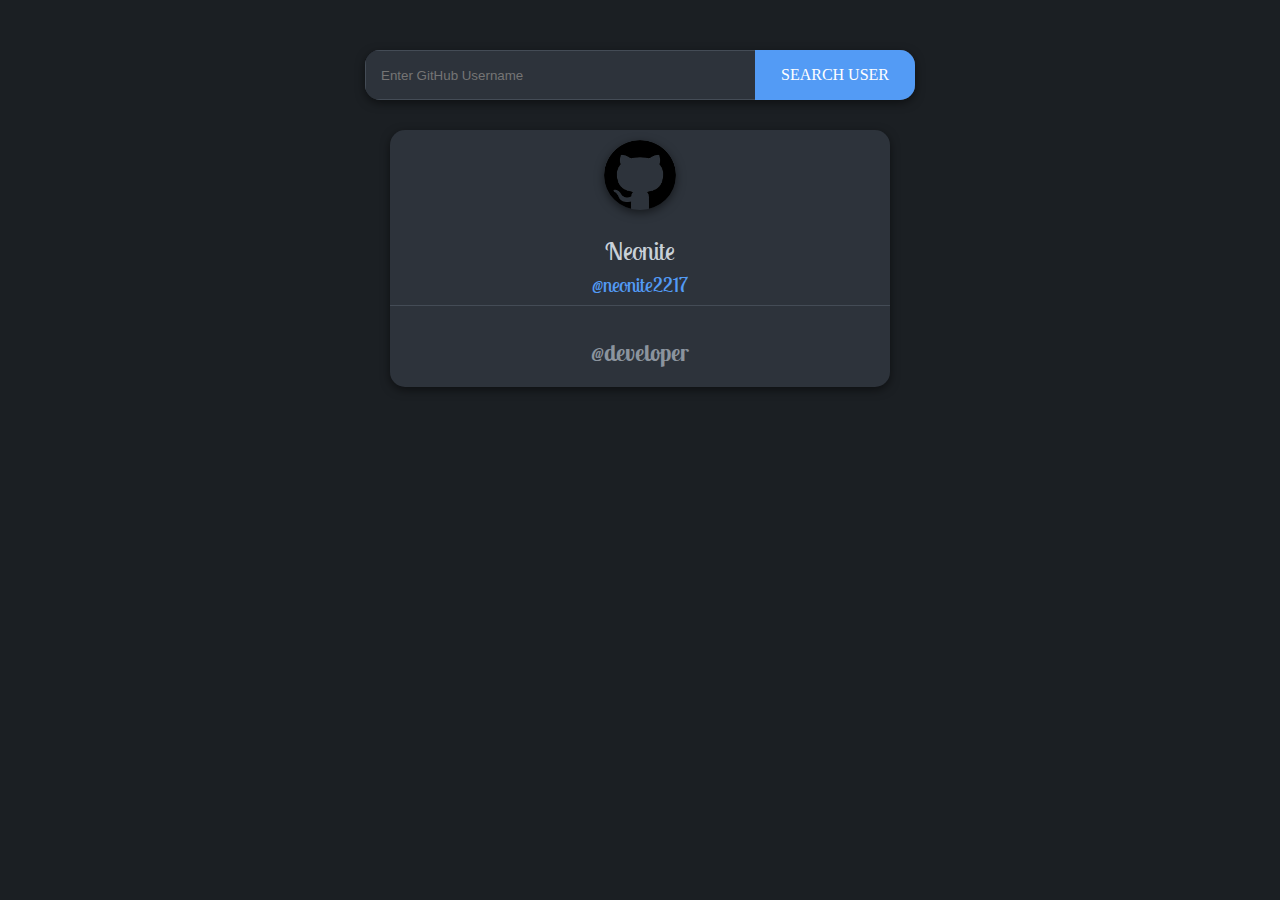
<file: GitHub Profile Finder/index.html>
<!DOCTYPE html>
<html lang="en">
 <head>
  <meta charset="UTF-8" />
  <meta http-equiv="X-UA-Compatible" content="IE=edge" />
  <meta name="viewport" content="width=device-width, initial-scale=1.0" />
  <title>GitHub Profile Finder</title>

  <link rel="preconnect" href="https://fonts.googleapis.com" />
  <link rel="preconnect" href="https://fonts.gstatic.com" crossorigin />
  <link
   href="https://fonts.googleapis.com/css2?family=Lobster+Two:ital,wght@0,400;0,700;1,400;1,700&display=swap"
   rel="stylesheet"
  />

  <link rel="stylesheet" href="style.css" />
 </head>
 <body>
  <div class="container">
   <div class="search-container">
    <input
     type="text"
     id="input"
     placeholder="Enter GitHub Username"
    />
    <div id="search" onclick="getUser()">Search User</div>
   </div>

   <div class="profile-card" id="profile-card">
    <div class="main-info">
     <img src="github-logo.png" alt="avatar" id="prof-img" />
     <span class="name" id="name">Neonite</span>
     <a href="https://github.com/neonite2217" id="username">@neonite2217</a>
    </div>
    <div class="bio">
     <p id="bio">@developer</p>
    </div>
   </div>
  </div>

  <script src="script.js"></script>
 </body>
</html>
</file>
<file: style.css>
body {
    font-family: Arial, Helvetica, sans-serif;
    background-color: #2782e3;
    font-size: 15px;
    line-height: 1.5;
    padding: 0;
    margin: 0;
}
* {
    box-sizing: border-box;
}
.container {
    width: 520px;
    height: auto;
    margin: 100px auto;
    background-color: #eee;
    border-radius: 25px;
}
.base {
    width: 100%;
    margin: 0;
    overflow: hidden;
    display: block;
    float: none;
}
.block {
    width: 135px;
    padding: 5px 20px;
    margin-left: 20px;
    display: inline-block;
    float: left;
}

.base h4 {
    font-size: 26px;
    text-align: center;
    font-family: sans-serif;
    font-weight: normal;
    margin-top: 0px;
    box-shadow: 0px 2px #bababa;
    background: white;
    font-size: 34px;
    color: navy;
}
.title {
    font-size: 20px;
    text-align: left;
    font-family: sans-serif;
    font-weight: normal;
    line-height: 0.5;
    letter-spacing: 0.5px;
    word-spacing: 2.7px;
    color: #1073d0;
}
input[type="text"] {
    width: 140px;
    margin: auto;
    outline: none;
    min-height: 50px;
    border: 2px solid #1073d0;
    padding: 12px;
    background-color: #f7f7f7;
    border-radius: 2px;
    color: #1073d0;
    font-size: 17px;
}
input[type="text"]:focus {
    background-color: #ffffff;
    border: 2px solid orange;
    outline: none;
}
input[type="button"] {
    width: 150px;
    margin-left: 35%;
    margin-top: 40px;
    outline: none;
    border: none;
    border-radius: 2px;
    background-color: #0761b6;
    color: #ffffff;
    padding: 14px 16px;
    text-align: center;
    font-size: 16px;
}
input[type="button"]:hover {
    background-color: #003669;
}
#age {
    display: block;
    margin: 10px;
    margin-top: 35px;
    padding: 10px;
    padding-bottom: 20px;
    overflow: hidden;
    font-family: verdana;
    font-size: 23px;
    font-weight: normal;
    line-height: 1.5;
    word-spacing: 2.7px;
    color: navy;
}
</file>
<file: 2048 Game/style.css>
body{
    background-color: rgb(250, 242, 242);
}

.grid {
    display:flex;
    flex-wrap: wrap;
    height: 420px;
    width: 420px;
    background-color: rgb(0, 0, 0);
    margin: auto;
    justify-content: center;
    align-content: center;
}

.grid div{
    border: solid rgb(68, 65, 65) 2px;
    width: 100px;
    height: 100px;
    background-color: rgb(167, 154, 154);
    text-align: center;
    vertical-align: middle;
    line-height: 100px;
    font-weight: bold;
    font-size: 52px;
}

.scoreContainer {
    margin-top: 60px;
    font-weight: bold;
    text-align: center;
    font-size: 30px;
}

.header {
    font-size: 60px;
    margin-top: 50px;
    text-align: center;
    font-weight: bold;
}

.instructions{
    text-align: center;
    margin: auto;
}

#result{
    text-align: center;
    margin: auto;
}
</file>
<file: 3D-room/style.css>
*, *::after, *::before {
  margin: 0;
  padding: 0;
  box-sizing: border-box;
  user-select: none;
  transform-style: preserve-3d;
  -webkit-tap-highlight-color: transparent;
}


body {
  display: flex;
  justify-content: center;
  align-items: center;
  width: 100%;
  height: 100vh;
  overflow: hidden;
  cursor: pointer;
  background-image: radial-gradient(circle, #171424, black);
}

.face {
  position: absolute;
}

/***************/
.house {
  position: absolute;
  width: 28vw;
  height: 28vw;
  transform: perspective(90vw) rotateX(75deg) rotateZ(45deg) translateZ(-9vw);
}

.h-shadow {
  position: absolute;
  top: 0;
  left: 0;
  width: 100%;
  height: 100%;
  box-shadow: 1.5vw -3vw 3vw black, 1.5vw 0.5vw 1.5vw black;
}

.h-lights {
  position: absolute;
  top: 50%;
  left: 50%;
  transform: translateX(-50%) translateY(-50%);
  width: 45vw;
  height: 45vw;
}

.h-light {
  position: absolute;
}
.h-light:nth-of-type(1) {
  bottom: 5vw;
  right: 0;
  width: 14vw;
  height: 14vw;
  border-radius: 50%;
  background-image: radial-gradient(#1b182a, transparent);
  filter: blur(1vw);
}
.h-light:nth-of-type(2) {
  bottom: 18vw;
  right: -1vw;
  width: 2vw;
  height: 12vw;
  border-radius: 50%;
  transform: rotateZ(-50deg);
  background-image: radial-gradient(rgba(81, 137, 251, 0.45) 50%, rgba(40, 125, 210, 0.45), transparent);
  box-shadow: -1vw -1vw 2vw 1vw rgba(131, 171, 252, 0.1);
  filter: blur(1vw);
}
.h-light:nth-of-type(3) {
  bottom: -2vw;
  right: 17vw;
  width: 5vw;
  height: 12vw;
  border-radius: 50%;
  transform: rotateZ(-50deg);
  background-image: radial-gradient(rgba(81, 137, 251, 0.5) 50%, rgba(40, 125, 210, 0.5), transparent);
  filter: blur(2vw);
}
.h-light:nth-of-type(3)::before, .h-light:nth-of-type(3)::after {
  content: "";
  position: absolute;
  width: 200%;
  top: -6vw;
  height: 400%;
  background-image: linear-gradient(to bottom, rgba(40, 125, 210, 0.1), rgba(81, 137, 251, 0.1), transparent);
  border-top-left-radius: 10vw;
  border-top-right-radius: 10vw;
  filter: blur(1.5vw);
}
.h-light:nth-of-type(3)::before {
  right: -50%;
  transform-origin: top right;
  transform: rotateZ(15deg);
  box-shadow: -2vw -2vw 0 rgba(81, 137, 251, 0.075);
}
.h-light:nth-of-type(3)::after {
  left: -50%;
  transform-origin: top left;
  transform: rotateZ(-15deg);
  box-shadow: 2vw -2vw 0 rgba(81, 137, 251, 0.075);
}
.h-light:nth-of-type(4) {
  bottom: 5vw;
  left: 8vw;
  width: 28vw;
  height: 4vw;
  transform-origin: top left;
  transform: skewX(58deg);
  background-image: linear-gradient(to right, rgba(81, 137, 251, 0.075) 10%, transparent 25%, transparent, rgba(0, 0, 0, 0.15));
  filter: blur(0.25vw);
}
.h-light:nth-of-type(6) {
  bottom: 14vw;
  right: 2vw;
  width: 8vw;
  height: 16vw;
  transform-origin: bottom left;
  transform: skewY(49deg);
  background-image: linear-gradient(to left, rgba(0, 0, 0, 0.1), rgba(0, 0, 0, 0.7));
  filter: blur(0.35vw);
}

/***************/
/***************/
.alt {
  position: absolute;
  left: 0;
  top: 0;
  width: 27vw;
  height: 27vw;
}
.alt__front {
  width: 27vw;
  height: 0.5vw;
  transform-origin: bottom left;
  transform: rotateX(-90deg) translateZ(26.5vw);
}
.alt__back {
  width: 27vw;
  height: 0.5vw;
  transform-origin: top left;
  transform: rotateX(-90deg) rotateY(180deg) translateX(-27vw) translateY(-0.5vw);
}
.alt__right {
  width: 27vw;
  height: 0.5vw;
  transform-origin: top left;
  transform: rotateY(90deg) rotateZ(-90deg) translateZ(27vw) translateX(-27vw) translateY(-0.5vw);
}
.alt__left {
  width: 27vw;
  height: 0.5vw;
  transform-origin: top left;
  transform: rotateY(-90deg) rotateZ(90deg) translateY(-0.5vw);
}
.alt__top {
  width: 27vw;
  height: 27vw;
  transform-origin: top left;
  transform: translateZ(0.5vw);
}
.alt__bottom {
  width: 27vw;
  height: 27vw;
  transform-origin: top left;
  transform: rotateY(180deg) translateX(-27vw);
}
.alt__front {
  background-color: #9E99C1;
}
.alt__back {
  background-color: #383358;
}
.alt__right {
  background-color: #383358;
}
.alt__left {
  background-color: #FBFAFE;
}
.alt__top {
  background-image: linear-gradient(to bottom, #0b0c1f, #383358, #9E99C1);
}
.alt__top .light:nth-of-type(1) {
  position: absolute;
  height: 100%;
  width: 100%;
  background-image: linear-gradient(to bottom, rgba(20, 61, 103, 0.75), rgba(81, 137, 251, 0.75), transparent);
}
.alt__top .light:nth-of-type(2) {
  position: absolute;
  left: 4vw;
  height: 100%;
  width: 6vw;
  background-image: linear-gradient(to bottom, transparent 20%, rgba(40, 125, 210, 0.75), rgba(81, 137, 251, 0.25) 80%);
  filter: blur(0.1vw);
}
.alt__top .light:nth-of-type(3) {
  position: absolute;
  bottom: 10vw;
  left: 5vw;
  width: 6vw;
  height: 3vw;
  border-radius: 50%;
  transform: rotateZ(42deg);
  background-image: radial-gradient(rgba(131, 171, 252, 0.75) 50%, rgba(32, 99, 167, 0.75));
  filter: blur(0.55vw);
}
.alt__top .light:nth-of-type(4) {
  position: absolute;
  bottom: 7vw;
  left: 4vw;
  width: 8.5vw;
  height: 2vw;
  border-radius: 50%;
  transform: rotateZ(40deg);
  background-image: radial-gradient(rgba(131, 171, 252, 0.75) 50%, rgba(32, 99, 167, 0.75));
  filter: blur(0.55vw);
}
.alt__top .light:nth-of-type(5) {
  position: absolute;
  bottom: 3.5vw;
  left: 4.5vw;
  width: 6vw;
  height: 2vw;
  border-radius: 50%;
  transform: rotateZ(40deg);
  background-image: radial-gradient(rgba(141, 178, 252, 0.75) 50%, rgba(32, 99, 167, 0.75));
  filter: blur(0.75vw);
}
.alt__top .light:nth-of-type(6) {
  position: absolute;
  bottom: 3vw;
  left: 0.5vw;
  width: 4vw;
  height: 2vw;
  border-radius: 50%;
  transform: rotateZ(40deg);
  background-image: radial-gradient(rgba(141, 178, 252, 0.75) 50%, rgba(32, 99, 167, 0.75));
  filter: blur(0.35vw);
}
.alt__top .light:nth-of-type(7) {
  position: absolute;
  bottom: 0;
  left: 0;
  width: 100%;
  height: 100%;
  background-image: linear-gradient(to right, black, #5189fb 10%, transparent 20%);
}
.alt__top .light:nth-of-type(7)::before {
  content: "";
  position: absolute;
  width: 20%;
  height: 100%;
  background-image: linear-gradient(to right, rgba(5, 70, 199, 0.6), transparent 60%);
}
.alt__top .light:nth-of-type(7)::after {
  content: "";
  position: absolute;
  width: 100%;
  height: 20%;
  background-image: linear-gradient(to bottom, rgba(6, 78, 224, 0.5), transparent 60%);
}
.alt__top .light:nth-of-type(8) {
  position: absolute;
  bottom: 5vw;
  left: 10vw;
  width: 6vw;
  height: 4vw;
  border-radius: 50%;
  transform: rotateZ(40deg);
  background-image: radial-gradient(rgba(255, 255, 255, 0.1) 50%, rgba(128, 121, 174, 0.1));
  filter: blur(0.8vw);
}
.alt__bottom {
  background-color: #383358;
}

.alb {
  position: absolute;
  left: 0;
  bottom: 0;
  width: 27vw;
  height: 1vw;
}
.alb__front {
  width: 27vw;
  height: 2vw;
  transform-origin: bottom left;
  transform: rotateX(-90deg) translateZ(-1vw);
}
.alb__back {
  width: 27vw;
  height: 2vw;
  transform-origin: top left;
  transform: rotateX(-90deg) rotateY(180deg) translateX(-27vw) translateY(-2vw);
}
.alb__right {
  width: 1vw;
  height: 2vw;
  transform-origin: top left;
  transform: rotateY(90deg) rotateZ(-90deg) translateZ(27vw) translateX(-1vw) translateY(-2vw);
}
.alb__left {
  width: 1vw;
  height: 2vw;
  transform-origin: top left;
  transform: rotateY(-90deg) rotateZ(90deg) translateY(-2vw);
}
.alb__top {
  width: 27vw;
  height: 1vw;
  transform-origin: top left;
  transform: translateZ(2vw);
}
.alb__bottom {
  width: 27vw;
  height: 1vw;
  transform-origin: top left;
  transform: rotateY(180deg) translateX(-27vw);
}
.alb__front {
  background-image: linear-gradient(to right, #9E99C1 40%, #8f89b7);
}
.alb__back {
  background-color: #383358;
}
.alb__right {
  background-color: #383358;
}
.alb__left {
  background-color: #FBFAFE;
}
.alb__top {
  background-image: linear-gradient(to right, #FBFAFE 40%, #eae5fa);
}
.alb__bottom {
  background-color: #383358;
}

.arb {
  position: absolute;
  right: 0;
  bottom: 0;
  width: 1vw;
  height: 28vw;
}
.arb__front {
  width: 1vw;
  height: 2vw;
  transform-origin: bottom left;
  transform: rotateX(-90deg) translateZ(26vw);
}
.arb__back {
  width: 1vw;
  height: 2vw;
  transform-origin: top left;
  transform: rotateX(-90deg) rotateY(180deg) translateX(-1vw) translateY(-2vw);
}
.arb__right {
  width: 28vw;
  height: 2vw;
  transform-origin: top left;
  transform: rotateY(90deg) rotateZ(-90deg) translateZ(1vw) translateX(-28vw) translateY(-2vw);
}
.arb__left {
  width: 28vw;
  height: 2vw;
  transform-origin: top left;
  transform: rotateY(-90deg) rotateZ(90deg) translateY(-2vw);
}
.arb__top {
  width: 1vw;
  height: 28vw;
  transform-origin: top left;
  transform: translateZ(2vw);
}
.arb__bottom {
  width: 1vw;
  height: 28vw;
  transform-origin: top left;
  transform: rotateY(180deg) translateX(-1vw);
}
.arb__front {
  background-color: #8f89b7;
}
.arb__back {
  background-color: #383358;
}
.arb__right {
  background-image: linear-gradient(to right, #282347 40%, #0f0e17);
}
.arb__left {
  background-color: #9E99C1;
}
.arb__top {
  background-image: linear-gradient(to top, #FBFAFE, #3b3469 25%, #2e2a48 75%, #9E99C1);
}
.arb__top::before {
  content: "";
  position: absolute;
  width: 100%;
  height: 30%;
  top: 0;
  background-image: linear-gradient(to bottom, transparent, rgba(81, 137, 251, 0.85), transparent);
}
.arb__bottom {
  background-color: #383358;
}

/***************/
/***************/
.blt {
  position: absolute;
  left: 0;
  top: 0;
  width: 1vw;
  height: 27vw;
  transform: translateZ(0.5vw);
}
.blt__front {
  width: 1vw;
  height: 20vw;
  transform-origin: bottom left;
  transform: rotateX(-90deg) translateZ(7vw);
}
.blt__back {
  width: 1vw;
  height: 20vw;
  transform-origin: top left;
  transform: rotateX(-90deg) rotateY(180deg) translateX(-1vw) translateY(-20vw);
}
.blt__right {
  width: 27vw;
  height: 20vw;
  transform-origin: top left;
  transform: rotateY(90deg) rotateZ(-90deg) translateZ(1vw) translateX(-27vw) translateY(-20vw);
}
.blt__left {
  width: 27vw;
  height: 20vw;
  transform-origin: top left;
  transform: rotateY(-90deg) rotateZ(90deg) translateY(-20vw);
}
.blt__top {
  width: 1vw;
  height: 27vw;
  transform-origin: top left;
  transform: translateZ(20vw);
}
.blt__bottom {
  width: 1vw;
  height: 27vw;
  transform-origin: top left;
  transform: rotateY(180deg) translateX(-1vw);
}
.blt__front {
  background-image: linear-gradient(to bottom, #383358, #9E99C1);
}
.blt__back {
  background-color: #383358;
}
.blt__right {
  background-image: linear-gradient(to bottom, #151225, #383358, #383358 90%, #242040);
}
.blt__right::before {
  content: "";
  position: absolute;
  bottom: 0;
  width: 100%;
  height: 0.75vw;
  background-image: linear-gradient(to bottom, #8f89b7, #287dd2);
  border-top: 0.1vw solid #282347;
  border-bottom: 0.1vw solid #282347;
}
.blt__right::after {
  content: "";
  position: absolute;
  width: 100%;
  height: 100%;
  background-image: linear-gradient(to bottom, rgba(6, 78, 224, 0.35), transparent 30%, transparent 70%, rgba(40, 125, 210, 0.35));
}
.blt__left {
  background-color: #FBFAFE;
}
.blt__bottom {
  background-color: #383358;
}

.blt2 {
  position: absolute;
  left: 0;
  top: 0;
  width: 2vw;
  height: 27vw;
  transform: translateZ(20.5vw);
}
.blt2__front {
  width: 2vw;
  height: 0.75vw;
  transform-origin: bottom left;
  transform: rotateX(-90deg) translateZ(26.25vw);
}
.blt2__back {
  width: 2vw;
  height: 0.75vw;
  transform-origin: top left;
  transform: rotateX(-90deg) rotateY(180deg) translateX(-2vw) translateY(-0.75vw);
}
.blt2__right {
  width: 27vw;
  height: 0.75vw;
  transform-origin: top left;
  transform: rotateY(90deg) rotateZ(-90deg) translateZ(2vw) translateX(-27vw) translateY(-0.75vw);
}
.blt2__left {
  width: 27vw;
  height: 0.75vw;
  transform-origin: top left;
  transform: rotateY(-90deg) rotateZ(90deg) translateY(-0.75vw);
}
.blt2__top {
  width: 2vw;
  height: 27vw;
  transform-origin: top left;
  transform: translateZ(0.75vw);
}
.blt2__bottom {
  width: 2vw;
  height: 27vw;
  transform-origin: top left;
  transform: rotateY(180deg) translateX(-2vw);
}
.blt2__front {
  background-color: #383358;
}
.blt2__back {
  background-color: #383358;
}
.blt2__right {
  background-image: linear-gradient(to right, #8f89b7, #9E99C1, #7169a4);
}
.blt2__right::before {
  content: "";
  position: absolute;
  width: 100%;
  height: 100%;
  bottom: 0;
  border-bottom: 0.1vw solid rgba(251, 250, 254, 0.75);
  background-image: linear-gradient(to top, rgba(81, 137, 251, 0.35), transparent);
}
.blt2__left {
  background-color: #FBFAFE;
}
.blt2__top {
  background-image: linear-gradient(to top, #9E99C1, #FBFAFE);
}
.blt2__bottom {
  background-color: #383358;
}

.blb {
  position: absolute;
  left: 1vw;
  top: 0;
  width: 26vw;
  height: 1vw;
  transform: translateZ(0.5vw);
}
.blb__front {
  width: 26vw;
  height: 20vw;
  transform-origin: bottom left;
  transform: rotateX(-90deg) translateZ(-19vw);
}
.blb__back {
  width: 26vw;
  height: 20vw;
  transform-origin: top left;
  transform: rotateX(-90deg) rotateY(180deg) translateX(-26vw) translateY(-20vw);
}
.blb__right {
  width: 1vw;
  height: 20vw;
  transform-origin: top left;
  transform: rotateY(90deg) rotateZ(-90deg) translateZ(26vw) translateX(-1vw) translateY(-20vw);
}
.blb__left {
  width: 1vw;
  height: 20vw;
  transform-origin: top left;
  transform: rotateY(-90deg) rotateZ(90deg) translateY(-20vw);
}
.blb__top {
  width: 26vw;
  height: 1vw;
  transform-origin: top left;
  transform: translateZ(20vw);
}
.blb__bottom {
  width: 26vw;
  height: 1vw;
  transform-origin: top left;
  transform: rotateY(180deg) translateX(-26vw);
}
.blb__front {
  background-image: linear-gradient(to bottom, #4b4572, #595388 20%, #4b4572);
}
.blb__front::before {
  content: "";
  position: absolute;
  width: 100%;
  height: 100%;
  background-image: linear-gradient(to bottom, rgba(40, 125, 210, 0.25), transparent 20%, transparent 80%, rgba(40, 125, 210, 0.5)), linear-gradient(to right, rgba(31, 33, 88, 0.35), transparent), linear-gradient(to bottom, rgba(31, 33, 88, 0.35), transparent), linear-gradient(to bottom, rgba(0, 0, 0, 0.5), transparent 20%, transparent 80%, rgba(40, 125, 210, 0.25));
}
.blb__front::after {
  content: "";
  position: absolute;
  bottom: 0;
  width: 100%;
  height: 0.75vw;
  background-image: linear-gradient(to bottom, #8f89b7, #287dd2);
  border-top: 0.1vw solid #282347;
  border-bottom: 0.1vw solid #282347;
}
.blb__back {
  background-color: #383358;
}
.blb__right {
  background-image: linear-gradient(to bottom, #151225, #0f0e17 80%, #151225);
}
.blb__bottom {
  background-color: #383358;
}

.blb2 {
  position: absolute;
  left: 2vw;
  top: 0;
  width: 25vw;
  height: 1vw;
  transform: translateZ(20.5vw);
}
.blb2__front {
  width: 25vw;
  height: 0.75vw;
  transform-origin: bottom left;
  transform: rotateX(-90deg) translateZ(1.25vw);
}
.blb2__back {
  width: 25vw;
  height: 0.75vw;
  transform-origin: top left;
  transform: rotateX(-90deg) rotateY(180deg) translateX(-25vw) translateY(-0.75vw);
}
.blb2__right {
  width: 2vw;
  height: 0.75vw;
  transform-origin: top left;
  transform: rotateY(90deg) rotateZ(-90deg) translateZ(25vw) translateX(-2vw) translateY(-0.75vw);
}
.blb2__left {
  width: 2vw;
  height: 0.75vw;
  transform-origin: top left;
  transform: rotateY(-90deg) rotateZ(90deg) translateY(-0.75vw);
}
.blb2__top {
  width: 25vw;
  height: 2vw;
  transform-origin: top left;
  transform: translateZ(0.75vw);
}
.blb2__bottom {
  width: 25vw;
  height: 2vw;
  transform-origin: top left;
  transform: rotateY(180deg) translateX(-25vw);
}
.blb2__front {
  background-image: linear-gradient(to right, #7169a4, #9E99C1, #8f89b7);
}
.blb2__front::before {
  content: "";
  position: absolute;
  width: 100%;
  height: 100%;
  bottom: 0;
  border-bottom: 0.1vw solid rgba(251, 250, 254, 0.75);
  background-image: linear-gradient(to top, rgba(40, 125, 210, 0.25), transparent);
}
.blb2__back {
  background-color: #383358;
}
.blb2__right {
  background-color: #151225;
}
.blb2__left {
  background-color: #9E99C1;
}
.blb2__top {
  background-image: linear-gradient(to left, #9E99C1, #FBFAFE);
}
.blb2__bottom {
  background-color: #383358;
}

/***************/
/***************/
.bocina-l,
.bocina-r {
  position: absolute;
  left: 1.5vw;
  bottom: 5.25vw;
  width: 0.75vw;
  height: 1.5vw;
  transform: translateZ(8vw);
}
.bocina-l__front,
.bocina-r__front {
  width: 0.75vw;
  height: 6vw;
  transform-origin: bottom left;
  transform: rotateX(-90deg) translateZ(-4.5vw);
}
.bocina-l__back,
.bocina-r__back {
  width: 0.75vw;
  height: 6vw;
  transform-origin: top left;
  transform: rotateX(-90deg) rotateY(180deg) translateX(-0.75vw) translateY(-6vw);
}
.bocina-l__right,
.bocina-r__right {
  width: 1.5vw;
  height: 6vw;
  transform-origin: top left;
  transform: rotateY(90deg) rotateZ(-90deg) translateZ(0.75vw) translateX(-1.5vw) translateY(-6vw);
}
.bocina-l__left,
.bocina-r__left {
  width: 1.5vw;
  height: 6vw;
  transform-origin: top left;
  transform: rotateY(-90deg) rotateZ(90deg) translateY(-6vw);
}
.bocina-l__top,
.bocina-r__top {
  width: 0.75vw;
  height: 1.5vw;
  transform-origin: top left;
  transform: translateZ(6vw);
}
.bocina-l__bottom,
.bocina-r__bottom {
  width: 0.75vw;
  height: 1.5vw;
  transform-origin: top left;
  transform: rotateY(180deg) translateX(-0.75vw);
}
.bocina-l__right,
.bocina-r__right {
  background-image: radial-gradient(black, black);
}
.bocina-l__top,
.bocina-r__top {
  background-image: linear-gradient(to left, #d9d0f6, #9E99C1, #7169a4);
}
.bocina-l__bottom,
.bocina-r__bottom {
  background-color: #383358;
}

.bocina-l__front {
  background-image: linear-gradient(to right, #5189fb, #595388 30%, #b7a5ed);
}
.bocina-l__back {
  background-image: linear-gradient(to right, #383358, #232038);
}
.bocina-l__back::before {
  content: "";
  position: absolute;
  width: 100%;
  height: 100%;
  background-image: linear-gradient(to right, rgba(81, 137, 251, 0.35) 65%, rgba(81, 137, 251, 0.95));
}
.bocina-l__left {
  background-color: #282347;
}
.bocina-l__left::before {
  content: "";
  position: absolute;
  top: -10%;
  left: 20%;
  width: 120%;
  height: 120%;
  background-image: linear-gradient(to left, rgba(7, 23, 39, 0.75), rgba(0, 0, 0, 0.75));
  filter: blur(0.5vw);
}

.bocina-r {
  top: 5.25vw;
}
.bocina-r__front {
  background-image: linear-gradient(to right, #383358, #0f0e17);
}
.bocina-r__front::before {
  content: "";
  position: absolute;
  width: 100%;
  height: 100%;
  background-image: linear-gradient(to left, rgba(81, 137, 251, 0.35) 65%, rgba(81, 137, 251, 0.95));
}
.bocina-r__back {
  background-image: linear-gradient(to right, #595388, #b7a5ed);
}
.bocina-r__left {
  background-color: #282347;
}
.bocina-r__left::before {
  content: "";
  position: absolute;
  top: -10%;
  left: -20%;
  width: 120%;
  height: 120%;
  background-image: linear-gradient(to right, rgba(7, 23, 39, 0.75), rgba(0, 0, 0, 0.75));
  filter: blur(0.5vw);
}

.repisa-t,
.repisa-b {
  position: absolute;
  left: 1.5vw;
  top: 9vw;
  width: 1.5vw;
  height: 10vw;
  transform: translateZ(16vw);
}
.repisa-t__front,
.repisa-b__front {
  width: 1.5vw;
  height: 0.25vw;
  transform-origin: bottom left;
  transform: rotateX(-90deg) translateZ(9.75vw);
}
.repisa-t__back,
.repisa-b__back {
  width: 1.5vw;
  height: 0.25vw;
  transform-origin: top left;
  transform: rotateX(-90deg) rotateY(180deg) translateX(-1.5vw) translateY(-0.25vw);
}
.repisa-t__right,
.repisa-b__right {
  width: 10vw;
  height: 0.25vw;
  transform-origin: top left;
  transform: rotateY(90deg) rotateZ(-90deg) translateZ(1.5vw) translateX(-10vw) translateY(-0.25vw);
}
.repisa-t__left,
.repisa-b__left {
  width: 10vw;
  height: 0.25vw;
  transform-origin: top left;
  transform: rotateY(-90deg) rotateZ(90deg) translateY(-0.25vw);
}
.repisa-t__top,
.repisa-b__top {
  width: 1.5vw;
  height: 10vw;
  transform-origin: top left;
  transform: translateZ(0.25vw);
}
.repisa-t__bottom,
.repisa-b__bottom {
  width: 1.5vw;
  height: 10vw;
  transform-origin: top left;
  transform: rotateY(180deg) translateX(-1.5vw);
}
.repisa-t__front,
.repisa-b__front {
  background-color: #9E99C1;
}
.repisa-t__back,
.repisa-b__back {
  background-color: #FBFAFE;
}
.repisa-t__right,
.repisa-b__right {
  background-color: #8079ae;
}
.repisa-t__left,
.repisa-b__left {
  background-color: #FBFAFE;
}
.repisa-t__top,
.repisa-b__top {
  background-color: #d9d0f6;
}
.repisa-t__top::before,
.repisa-b__top::before {
  content: "";
  position: absolute;
  width: 100%;
  height: 100%;
  background-image: linear-gradient(to right, rgba(6, 78, 224, 0.75), transparent);
}
.repisa-t__bottom,
.repisa-b__bottom {
  background-color: #383358;
}
.repisa-t__bottom::before,
.repisa-b__bottom::before {
  content: "";
  position: absolute;
  width: 100%;
  height: 100%;
  background-image: linear-gradient(to right, rgba(6, 78, 224, 0.75), transparent);
}

.repisa-b {
  transform: translateZ(5vw);
}

.tv {
  position: absolute;
  left: 1.51vw;
  top: 8vw;
  width: 0.5vw;
  height: 12vw;
  transform: translateZ(8vw);
}
.tv__front {
  width: 0.5vw;
  height: 6vw;
  transform-origin: bottom left;
  transform: rotateX(-90deg) translateZ(6vw);
}
.tv__back {
  width: 0.5vw;
  height: 6vw;
  transform-origin: top left;
  transform: rotateX(-90deg) rotateY(180deg) translateX(-0.5vw) translateY(-6vw);
}
.tv__right {
  width: 12vw;
  height: 6vw;
  transform-origin: top left;
  transform: rotateY(90deg) rotateZ(-90deg) translateZ(0.5vw) translateX(-12vw) translateY(-6vw);
}
.tv__left {
  width: 12vw;
  height: 6vw;
  transform-origin: top left;
  transform: rotateY(-90deg) rotateZ(90deg) translateY(-6vw);
}
.tv__top {
  width: 0.5vw;
  height: 12vw;
  transform-origin: top left;
  transform: translateZ(6vw);
}
.tv__bottom {
  width: 0.5vw;
  height: 12vw;
  transform-origin: top left;
  transform: rotateY(180deg) translateX(-0.5vw);
}
.tv__front {
  background-color: #0b0c1f;
}
.tv__back {
  background-color: #0b0c1f;
}
.tv__right {
  background-color: #9cbcfc;
  border: 0.125vw solid black;
  animation: pantalla-tv 0.25s infinite alternate;
}
.tv__right::before {
  content: "";
  position: absolute;
  width: 100%;
  height: 100%;
  box-shadow: 0.125vw 0.125vw 1vw rgba(81, 137, 251, 0.5), -0.125vw 0.125vw 1vw rgba(81, 137, 251, 0.5), 0.125vw -0.125vw 1vw rgba(81, 137, 251, 0.5), -0.125vw -0.125vw 1vw rgba(81, 137, 251, 0.5);
  background-image: url("https://rawcdn.githack.com/ricardoolivaalonso/Codepen/43200238c3177b02a97423fa6cc23f8bfcc5c105/Room/gif.gif");
  background-size: cover;
  background-repeat: no-repeat;
  background-position: bottom;
  opacity: 0.8;
}
.tv__left {
  display: flex;
  justify-content: center;
  align-items: center;
  background-color: #0b0c1f;
}
.tv__left::before {
  content: "";
  position: absolute;
  width: 13vw;
  height: 7vw;
  background-image: radial-gradient(rgba(36, 112, 188, 0.95), rgba(56, 121, 250, 0.95));
  filter: blur(1.25vw);
  animation: luz-tv 0.25s infinite alternate;
}
.tv__top {
  background-color: #0b0c1f;
}
.tv__bottom {
  background-color: #0b0c1f;
}

.librero {
  position: absolute;
  left: 13vw;
  top: 1vw;
  width: 12vw;
  height: 0.5vw;
  transform: translateZ(7vw);
}
.librero__front {
  width: 12vw;
  height: 0.25vw;
  transform-origin: bottom left;
  transform: rotateX(-90deg) translateZ(1.25vw);
}
.librero__back {
  width: 12vw;
  height: 0.25vw;
  transform-origin: top left;
  transform: rotateX(-90deg) rotateY(180deg) translateX(-12vw) translateY(-0.25vw);
}
.librero__right {
  width: 1.5vw;
  height: 0.25vw;
  transform-origin: top left;
  transform: rotateY(90deg) rotateZ(-90deg) translateZ(12vw) translateX(-1.5vw) translateY(-0.25vw);
}
.librero__left {
  width: 1.5vw;
  height: 0.25vw;
  transform-origin: top left;
  transform: rotateY(-90deg) rotateZ(90deg) translateY(-0.25vw);
}
.librero__top {
  width: 12vw;
  height: 1.5vw;
  transform-origin: top left;
  transform: translateZ(0.25vw);
}
.librero__bottom {
  width: 12vw;
  height: 1.5vw;
  transform-origin: top left;
  transform: rotateY(180deg) translateX(-12vw);
}
.librero__front {
  background-color: #9E99C1;
}
.librero__back {
  background-color: #383358;
}
.librero__back::before {
  content: "";
  position: absolute;
  width: 100%;
  height: 4vw;
  border-radius: 50%;
  background-image: radial-gradient(rgba(106, 154, 251, 0.7) 50%, rgba(32, 99, 167, 0.6), transparent);
  filter: blur(1.25vw);
}
.librero__right {
  background-color: #383358;
}
.librero__left {
  background-color: #9E99C1;
}
.librero__top {
  background-color: #d9d0f6;
}
.librero__top::before {
  content: "";
  position: absolute;
  width: 100%;
  height: 100%;
  background-image: linear-gradient(to bottom, rgba(31, 104, 249, 0.75), transparent);
}
.librero__bottom {
  background-color: #383358;
}
.librero__bottom::before {
  content: "";
  position: absolute;
  width: 100%;
  height: 100%;
  background-image: linear-gradient(to bottom, rgba(31, 104, 249, 0.75), transparent);
}

.libros {
  position: absolute;
}

.libro {
  position: absolute;
  top: 1vw;
  width: 0.5vw;
  height: 1vw;
  transform: translateZ(7.25vw);
}
.libro__front {
  width: 0.5vw;
  height: 1.5vw;
  transform-origin: bottom left;
  transform: rotateX(-90deg) translateZ(-0.5vw);
}
.libro__back {
  width: 0.5vw;
  height: 1.5vw;
  transform-origin: top left;
  transform: rotateX(-90deg) rotateY(180deg) translateX(-0.5vw) translateY(-1.5vw);
}
.libro__right {
  width: 1vw;
  height: 1.5vw;
  transform-origin: top left;
  transform: rotateY(90deg) rotateZ(-90deg) translateZ(0.5vw) translateX(-1vw) translateY(-1.5vw);
}
.libro__left {
  width: 1vw;
  height: 1.5vw;
  transform-origin: top left;
  transform: rotateY(-90deg) rotateZ(90deg) translateY(-1.5vw);
}
.libro__top {
  width: 0.5vw;
  height: 1vw;
  transform-origin: top left;
  transform: translateZ(1.5vw);
}
.libro__bottom {
  width: 0.5vw;
  height: 1vw;
  transform-origin: top left;
  transform: rotateY(180deg) translateX(-0.5vw);
}
.libro__front {
  background-image: linear-gradient(to bottom, #9E99C1, #8079ae);
}
.libro__front::before {
  content: "";
  position: absolute;
  width: 100%;
  height: 100%;
  background-image: linear-gradient(to bottom, rgba(81, 137, 251, 0.4), transparent);
}
.libro__back {
  background-color: #FBFAFE;
}
.libro__right {
  background-color: #645c98;
}
.libro__right::before {
  content: "";
  position: absolute;
  width: 100%;
  height: 100%;
  background-image: linear-gradient(to bottom, rgba(81, 137, 251, 0.85), rgba(40, 125, 210, 0.35));
}
.libro__left {
  background-color: #9E99C1;
}
.libro__top {
  background-color: #d9d0f6;
}
.libro__top::before {
  content: "";
  position: absolute;
  width: 100%;
  height: 100%;
  background-image: linear-gradient(to bottom, rgba(81, 137, 251, 0.85), rgba(40, 125, 210, 0.35));
}
.libro__bottom {
  background-color: #554d85;
}
.libro:nth-of-type(1) {
  left: 16vw;
  transform-origin: left;
  transform: translateZ(7.25vw) rotateZ(-10deg);
}
.libro:nth-of-type(2) {
  left: 17vw;
  transform: translateZ(7.25vw) rotateZ(2deg);
}
.libro:nth-of-type(3) {
  left: 17.75vw;
  transform: translateZ(7.25vw) rotateZ(5deg);
}
.libro:nth-of-type(4) {
  left: 19vw;
  transform-origin: left;
  transform: translateZ(7.25vw) rotateZ(10deg);
}
.libro:nth-of-type(5) {
  left: 20vw;
  transform-origin: left;
  transform: translateZ(7.25vw) rotateZ(10deg);
}
.libro:nth-of-type(6) {
  left: 23vw;
  transform-origin: left;
  transform: translateZ(7.25vw) rotateY(-90deg);
}

.fotos {
  position: absolute;
}

.foto {
  position: absolute;
  width: 0.125vw;
  height: 2vw;
  left: 2vw;
  top: 11vw;
  transform: translateZ(5.26vw);
}
.foto__front {
  width: 0.125vw;
  height: 1.125vw;
  transform-origin: bottom left;
  transform: rotateX(-90deg) translateZ(1.125vw);
}
.foto__back {
  width: 0.125vw;
  height: 1.125vw;
  transform-origin: top left;
  transform: rotateX(-90deg) rotateY(180deg) translateX(-0.125vw) translateY(-1.125vw);
}
.foto__right {
  width: 2.25vw;
  height: 1.125vw;
  transform-origin: top left;
  transform: rotateY(90deg) rotateZ(-90deg) translateZ(0.125vw) translateX(-2.25vw) translateY(-1.125vw);
}
.foto__left {
  width: 2.25vw;
  height: 1.125vw;
  transform-origin: top left;
  transform: rotateY(-90deg) rotateZ(90deg) translateY(-1.125vw);
}
.foto__top {
  width: 0.125vw;
  height: 2.25vw;
  transform-origin: top left;
  transform: translateZ(1.125vw);
}
.foto__bottom {
  width: 0.125vw;
  height: 2.25vw;
  transform-origin: top left;
  transform: rotateY(180deg) translateX(-0.125vw);
}
.foto__front {
  background-image: linear-gradient(to bottom, #9E99C1, #8079ae);
}
.foto__front::before {
  content: "";
  position: absolute;
  width: 100%;
  height: 100%;
  background-image: linear-gradient(to bottom, rgba(81, 137, 251, 0.4), transparent);
}
.foto__back {
  background-color: #FBFAFE;
}
.foto__right {
  display: flex;
  justify-content: center;
  align-items: center;
  background-color: #8f89b7;
  border: 0.15vw solid #1f2158;
}
.foto__right::before {
  content: "";
  position: absolute;
  width: 100%;
  height: 100%;
  background-image: repeating-linear-gradient(to bottom, #9E99C1 0.1vw, #b7a5ed 0.2vw);
}
.foto__left {
  background-color: #9E99C1;
}
.foto__top {
  background-color: #d9d0f6;
}
.foto__top::before {
  content: "";
  position: absolute;
  width: 100%;
  height: 100%;
  background-image: linear-gradient(to bottom, rgba(81, 137, 251, 0.85), rgba(40, 125, 210, 0.35));
}
.foto__bottom {
  background-color: #595388;
}
.foto__bottom::before {
  content: "";
  position: absolute;
  right: -100%;
  width: 400%;
  height: 100%;
  background-color: rgba(11, 12, 31, 0.75);
  filter: blur(0.15vw);
}
.foto:nth-of-type(1) {
  top: 10.5vw;
  transform: translateZ(5.26vw) rotateZ(5deg);
}
.foto:nth-of-type(2) {
  top: 15vw;
  transform: translateZ(5.26vw) rotateZ(-15deg);
}

.cajas {
  position: absolute;
}

.caja {
  position: absolute;
  width: 1vw;
  height: 1.5vw;
  left: 2vw;
  transform: translateZ(16.35vw);
}
.caja__front {
  width: 1vw;
  height: 0.75vw;
  transform-origin: bottom left;
  transform: rotateX(-90deg) translateZ(0.75vw);
}
.caja__back {
  width: 1vw;
  height: 0.75vw;
  transform-origin: top left;
  transform: rotateX(-90deg) rotateY(180deg) translateX(-1vw) translateY(-0.75vw);
}
.caja__right {
  width: 1.5vw;
  height: 0.75vw;
  transform-origin: top left;
  transform: rotateY(90deg) rotateZ(-90deg) translateZ(1vw) translateX(-1.5vw) translateY(-0.75vw);
}
.caja__left {
  width: 1.5vw;
  height: 0.75vw;
  transform-origin: top left;
  transform: rotateY(-90deg) rotateZ(90deg) translateY(-0.75vw);
}
.caja__top {
  width: 1vw;
  height: 1.5vw;
  transform-origin: top left;
  transform: translateZ(0.75vw);
}
.caja__bottom {
  width: 1vw;
  height: 1.5vw;
  transform-origin: top left;
  transform: rotateY(180deg) translateX(-1vw);
}
.caja__front {
  background-image: linear-gradient(to bottom, #9E99C1, #8079ae);
}
.caja__front::before {
  content: "";
  position: absolute;
  width: 100%;
  height: 100%;
  background-image: linear-gradient(to bottom, rgba(81, 137, 251, 0.4), transparent);
}
.caja__back {
  background-color: #9E99C1;
}
.caja__right {
  background-color: #645c98;
}
.caja__right::before {
  content: "";
  position: absolute;
  width: 100%;
  height: 100%;
  background-image: linear-gradient(to bottom, rgba(81, 137, 251, 0.85), rgba(40, 125, 210, 0.35));
}
.caja__left {
  background-color: #9E99C1;
}
.caja__top {
  background-color: #d9d0f6;
}
.caja__top::before {
  content: "";
  position: absolute;
  width: 100%;
  height: 100%;
  background-image: linear-gradient(to bottom, rgba(81, 137, 251, 0.85), rgba(40, 125, 210, 0.35));
}
.caja__bottom {
  background-color: #595388;
}
.caja__bottom::before {
  content: "";
  position: absolute;
  right: -50%;
  width: 150%;
  height: 120%;
  background-color: rgba(31, 33, 88, 0.5);
  filter: blur(0.15vw);
}
.caja:nth-of-type(1) {
  top: 11.6vw;
}
.caja:nth-of-type(2) {
  top: 13.5vw;
}
.caja:nth-of-type(3) {
  top: 17vw;
}

.cuadro-l,
.cuadro-r {
  position: absolute;
  left: 13vw;
  top: 1vw;
  width: 5vw;
  height: 0.5vw;
  transform: translateZ(10vw);
}
.cuadro-l__front,
.cuadro-r__front {
  width: 5vw;
  height: 7vw;
  transform-origin: bottom left;
  transform: rotateX(-90deg) translateZ(-6.75vw);
}
.cuadro-l__back,
.cuadro-r__back {
  width: 5vw;
  height: 7vw;
  transform-origin: top left;
  transform: rotateX(-90deg) rotateY(180deg) translateX(-5vw) translateY(-7vw);
}
.cuadro-l__right,
.cuadro-r__right {
  width: 0.25vw;
  height: 7vw;
  transform-origin: top left;
  transform: rotateY(90deg) rotateZ(-90deg) translateZ(5vw) translateX(-0.25vw) translateY(-7vw);
}
.cuadro-l__left,
.cuadro-r__left {
  width: 0.25vw;
  height: 7vw;
  transform-origin: top left;
  transform: rotateY(-90deg) rotateZ(90deg) translateY(-7vw);
}
.cuadro-l__top,
.cuadro-r__top {
  width: 5vw;
  height: 0.25vw;
  transform-origin: top left;
  transform: translateZ(7vw);
}
.cuadro-l__bottom,
.cuadro-r__bottom {
  width: 5vw;
  height: 0.25vw;
  transform-origin: top left;
  transform: rotateY(180deg) translateX(-5vw);
}
.cuadro-l__front,
.cuadro-r__front {
  background-repeat: no-repeat;
  background-size: contain;
  background-position: center;
}
.cuadro-l__back,
.cuadro-r__back {
  background-color: #383358;
  box-shadow: 0.35vw 0.35vw 0.35vw rgba(81, 137, 251, 0.2), -0.35vw 0.35vw 0.35vw rgba(81, 137, 251, 0.2), -0.35vw -0.35vw 0.35vw rgba(81, 137, 251, 0.2), 0.35vw -0.35vw 0.35vw rgba(81, 137, 251, 0.2);
}
.cuadro-l__right,
.cuadro-r__right {
  background-color: #383358;
}
.cuadro-l__left,
.cuadro-r__left {
  background-color: #9E99C1;
}
.cuadro-l__top,
.cuadro-r__top {
  background-color: #9E99C1;
}
.cuadro-l__bottom,
.cuadro-r__bottom {
  background-color: #383358;
}

.cuadro-l__front {
  background-image: url("https://rawcdn.githack.com/ricardoolivaalonso/Codepen/43200238c3177b02a97423fa6cc23f8bfcc5c105/Room/cuadro-1.jpg");
  background-color: #D51E24;
  border: 1vw solid #D51E24;
}
.cuadro-l__front::before {
  content: "";
  position: absolute;
  top: -1vw;
  left: -1vw;
  width: 5vw;
  height: 7vw;
  background-origin: padding-box;
  background-image: linear-gradient(to bottom, rgba(40, 125, 210, 0.15), rgba(40, 125, 210, 0.15));
}

.cuadro-r {
  left: 20vw;
}
.cuadro-r__front {
  background-image: url("https://rawcdn.githack.com/ricardoolivaalonso/Codepen/43200238c3177b02a97423fa6cc23f8bfcc5c105/Room/cuadro-2.jpg");
  background-color: #0F1110;
  border: 0.5vw solid #0F1110;
}
.cuadro-r__front::before {
  content: "";
  position: absolute;
  top: -0.5vw;
  left: -0.5vw;
  width: 5vw;
  height: 7vw;
  background-origin: padding-box;
  background-image: linear-gradient(to bottom, rgba(40, 125, 210, 0.15), rgba(40, 125, 210, 0.15));
}

.puerta-c {
  position: absolute;
  left: 3vw;
  top: 1vw;
  width: 8vw;
  height: 0.5vw;
  transform: translateZ(0.5vw);
}
.puerta-c::before {
  content: "";
  position: absolute;
  width: 100%;
  height: 200%;
  background-color: rgba(0, 0, 0, 0.65);
  filter: blur(0.5vw);
}

.puerta {
  position: absolute;
  left: 0.5vw;
  top: 0;
  width: 7vw;
  height: 0.5vw;
}
.puerta__front {
  width: 7vw;
  height: 16vw;
  transform-origin: bottom left;
  transform: rotateX(-90deg) translateZ(-15.75vw);
}
.puerta__back {
  width: 7vw;
  height: 16vw;
  transform-origin: top left;
  transform: rotateX(-90deg) rotateY(180deg) translateX(-7vw) translateY(-16vw);
}
.puerta__right {
  width: 0.25vw;
  height: 16vw;
  transform-origin: top left;
  transform: rotateY(90deg) rotateZ(-90deg) translateZ(7vw) translateX(-0.25vw) translateY(-16vw);
}
.puerta__left {
  width: 0.25vw;
  height: 16vw;
  transform-origin: top left;
  transform: rotateY(-90deg) rotateZ(90deg) translateY(-16vw);
}
.puerta__top {
  width: 7vw;
  height: 0.25vw;
  transform-origin: top left;
  transform: translateZ(16vw);
}
.puerta__bottom {
  width: 7vw;
  height: 0.25vw;
  transform-origin: top left;
  transform: rotateY(180deg) translateX(-7vw);
}
.puerta__front {
  background-image: linear-gradient(to bottom, #0F1110, #121332);
  border: 0.125vw solid #5189fb;
}
.puerta__front::before {
  content: "";
  position: absolute;
  width: 100%;
  height: 100%;
  background-image: radial-gradient(transparent 50%, rgba(4, 61, 174, 0.25));
  box-shadow: 0.65vw 0.65vw 0.5vw rgba(81, 137, 251, 0.6), -0.65vw 0.65vw 0.5vw rgba(81, 137, 251, 0.6), -0.65vw -0.65vw 0.5vw rgba(81, 137, 251, 0.6), 0.65vw -0.65vw 0.5vw rgba(81, 137, 251, 0.6);
}
.puerta__front::after {
  content: "";
  position: absolute;
  top: 50%;
  right: 0.75vw;
  width: 1vw;
  height: 0.25vw;
  background-color: #9E99C1;
  box-shadow: 0.125vw 0.125vw 0.25vw rgba(81, 137, 251, 0.6), -0.125vw 0.125vw 0.25vw rgba(81, 137, 251, 0.6), -0.125vw -0.125vw 0.25vw rgba(81, 137, 251, 0.6), 0.125vw -0.125vw 0.25vw rgba(81, 137, 251, 0.6);
}

.puerta-l,
.puerta-r {
  position: absolute;
  left: 0;
  top: 0;
  width: 0.5vw;
  height: 0.5vw;
}
.puerta-l__front,
.puerta-r__front {
  width: 0.5vw;
  height: 16vw;
  transform-origin: bottom left;
  transform: rotateX(-90deg) translateZ(-15.5vw);
}
.puerta-l__back,
.puerta-r__back {
  width: 0.5vw;
  height: 16vw;
  transform-origin: top left;
  transform: rotateX(-90deg) rotateY(180deg) translateX(-0.5vw) translateY(-16vw);
}
.puerta-l__right,
.puerta-r__right {
  width: 0.5vw;
  height: 16vw;
  transform-origin: top left;
  transform: rotateY(90deg) rotateZ(-90deg) translateZ(0.5vw) translateX(-0.5vw) translateY(-16vw);
}
.puerta-l__left,
.puerta-r__left {
  width: 0.5vw;
  height: 16vw;
  transform-origin: top left;
  transform: rotateY(-90deg) rotateZ(90deg) translateY(-16vw);
}
.puerta-l__top,
.puerta-r__top {
  width: 0.5vw;
  height: 0.5vw;
  transform-origin: top left;
  transform: translateZ(16vw);
}
.puerta-l__bottom,
.puerta-r__bottom {
  width: 0.5vw;
  height: 0.5vw;
  transform-origin: top left;
  transform: rotateY(180deg) translateX(-0.5vw);
}
.puerta-l__front,
.puerta-r__front {
  background-color: #121332;
}
.puerta-l__back,
.puerta-r__back {
  background-color: #0b0c1f;
}
.puerta-l__right,
.puerta-r__right {
  background-color: #0b0c1f;
}
.puerta-l__left,
.puerta-r__left {
  background-color: #121332;
}
.puerta-l__bottom,
.puerta-r__bottom {
  background-color: #0b0c1f;
}

.puerta-r {
  left: calc(100% - .5vw);
}

.puerta-t {
  left: 0;
  top: 0;
  width: 8vw;
  height: 0.5vw;
  transform: translateZ(16vw);
}
.puerta-t__front {
  width: 8vw;
  height: 0.5vw;
  transform-origin: bottom left;
  transform: rotateX(-90deg) translateZ(0vw);
}
.puerta-t__back {
  width: 8vw;
  height: 0.5vw;
  transform-origin: top left;
  transform: rotateX(-90deg) rotateY(180deg) translateX(-8vw) translateY(-0.5vw);
}
.puerta-t__right {
  width: 0.5vw;
  height: 0.5vw;
  transform-origin: top left;
  transform: rotateY(90deg) rotateZ(-90deg) translateZ(8vw) translateX(-0.5vw) translateY(-0.5vw);
}
.puerta-t__left {
  width: 0.5vw;
  height: 0.5vw;
  transform-origin: top left;
  transform: rotateY(-90deg) rotateZ(90deg) translateY(-0.5vw);
}
.puerta-t__top {
  width: 8vw;
  height: 0.5vw;
  transform-origin: top left;
  transform: translateZ(0.5vw);
}
.puerta-t__bottom {
  width: 8vw;
  height: 0.5vw;
  transform-origin: top left;
  transform: rotateY(180deg) translateX(-8vw);
}
.puerta-t__front {
  background-color: #121332;
}
.puerta-t__back {
  background-color: #0b0c1f;
}
.puerta-t__right {
  background-color: #0b0c1f;
}
.puerta-t__left {
  background-color: #121332;
}
.puerta-t__top {
  background-color: #1f2158;
}
.puerta-t__bottom {
  background-color: #0b0c1f;
}

.muro {
  position: absolute;
  left: 1vw;
  top: 6vw;
  width: 0.5vw;
  height: 16vw;
  transform: translateZ(0.51vw);
}
.muro__front {
  width: 0.5vw;
  height: 18vw;
  transform-origin: bottom left;
  transform: rotateX(-90deg) translateZ(-2vw);
}
.muro__back {
  width: 0.5vw;
  height: 18vw;
  transform-origin: top left;
  transform: rotateX(-90deg) rotateY(180deg) translateX(-0.5vw) translateY(-18vw);
}
.muro__right {
  width: 16vw;
  height: 18vw;
  transform-origin: top left;
  transform: rotateY(90deg) rotateZ(-90deg) translateZ(0.5vw) translateX(-16vw) translateY(-18vw);
}
.muro__left {
  width: 16vw;
  height: 18vw;
  transform-origin: top left;
  transform: rotateY(-90deg) rotateZ(90deg) translateY(-18vw);
}
.muro__top {
  width: 0.5vw;
  height: 16vw;
  transform-origin: top left;
  transform: translateZ(18vw);
}
.muro__bottom {
  width: 0.5vw;
  height: 16vw;
  transform-origin: top left;
  transform: rotateY(180deg) translateX(-0.5vw);
}
.muro__front {
  background-color: #0b0c1f;
}
.muro__back {
  background-color: #0b0c1f;
}
.muro__right {
  display: flex;
  justify-content: center;
  background-image: radial-gradient(circle, #1f2158, #0b0c1f);
  overflow: hidden;
}
.muro__right::before {
  content: "";
  position: absolute;
  width: 100%;
  height: 100%;
  background-image: linear-gradient(to bottom, rgba(40, 125, 210, 0.25), transparent 30%, transparent 70%, rgba(40, 125, 210, 0.15));
}
.muro__right::after {
  content: "";
  position: absolute;
  bottom: 0;
  left: 5%;
  width: 90%;
  height: 25%;
  background-image: linear-gradient(to bottom, rgba(4, 5, 13, 0.75), rgba(4, 5, 13, 0.95));
  filter: blur(0.75vw);
}
.muro__left {
  background-color: #0b0c1f;
  box-shadow: 0.5vw 0.5vw 0.6vw rgba(81, 137, 251, 0.3), 0.5vw -0.5vw 0.6vw rgba(81, 137, 251, 0.3), -0.5vw 0.5vw 0.6vw rgba(81, 137, 251, 0.3), -0.5vw -0.5vw 0.6vw rgba(81, 137, 251, 0.3);
}
.muro__top {
  background-color: #0b0c1f;
}
.muro__top::before {
  content: "";
  position: absolute;
  width: 100%;
  height: 100%;
  bottom: 0;
  background-image: linear-gradient(to left, rgba(40, 125, 210, 0.5), rgba(81, 137, 251, 0.25));
}
.muro__bottom {
  background-color: #0b0c1f;
}
.muro__bottom::before {
  content: "";
  position: absolute;
  top: 0;
  right: 0;
  width: 5vw;
  height: 100%;
  background-image: linear-gradient(to left, #0b0c1f, transparent 50%);
  transform-origin: right bottom;
  transform: skewY(-20deg);
  filter: blur(0.25vw);
}

.sillon-c {
  position: absolute;
  right: 2vw;
  bottom: 6vw;
  width: 6vw;
  height: 16vw;
  transform: translateZ(0.5vw);
}
.sillon-c::before {
  content: "";
  position: absolute;
  top: -10%;
  left: -10%;
  width: 120%;
  height: 120%;
  background-color: rgba(11, 12, 31, 0.85);
  filter: blur(0.75vw);
}

.sillon-b {
  position: absolute;
  left: 0;
  top: 1vw;
  width: 6vw;
  height: 14vw;
}
.sillon-b__front {
  width: 6vw;
  height: 3vw;
  transform-origin: bottom left;
  transform: rotateX(-90deg) translateZ(11vw);
}
.sillon-b__back {
  width: 6vw;
  height: 3vw;
  transform-origin: top left;
  transform: rotateX(-90deg) rotateY(180deg) translateX(-6vw) translateY(-3vw);
}
.sillon-b__right {
  width: 14vw;
  height: 3vw;
  transform-origin: top left;
  transform: rotateY(90deg) rotateZ(-90deg) translateZ(6vw) translateX(-14vw) translateY(-3vw);
}
.sillon-b__left {
  width: 14vw;
  height: 3vw;
  transform-origin: top left;
  transform: rotateY(-90deg) rotateZ(90deg) translateY(-3vw);
}
.sillon-b__top {
  width: 6vw;
  height: 14vw;
  transform-origin: top left;
  transform: translateZ(3vw);
}
.sillon-b__bottom {
  width: 6vw;
  height: 14vw;
  transform-origin: top left;
  transform: rotateY(180deg) translateX(-6vw);
}
.sillon-b__front {
  background-color: #121332;
}
.sillon-b__back {
  background-color: #0b0c1f;
}
.sillon-b__right {
  background-color: #0b0c1f;
}
.sillon-b__left {
  background-image: linear-gradient(to bottom, #121332, #0b0c1f);
}
.sillon-b__left::before {
  content: "";
  position: absolute;
  width: 100%;
  height: 100%;
  background-image: linear-gradient(to bottom, rgba(40, 125, 210, 0.1), transparent);
}
.sillon-b__top {
  background-image: linear-gradient(to right, #1f2158, #121332);
  border-left: 0.1vw solid rgba(158, 153, 193, 0.5);
}
.sillon-b__top::before {
  content: "";
  position: absolute;
  width: 100%;
  height: 100%;
  background-image: linear-gradient(to right, rgba(40, 125, 210, 0.25), transparent);
}
.sillon-b__bottom {
  background-color: #0b0c1f;
}

.sillon-l,
.sillon-r {
  position: absolute;
  left: 0;
  bottom: 0;
  width: 6vw;
  height: 1vw;
}
.sillon-l__front,
.sillon-r__front {
  width: 6vw;
  height: 4.5vw;
  transform-origin: bottom left;
  transform: rotateX(-90deg) translateZ(-3.5vw);
}
.sillon-l__back,
.sillon-r__back {
  width: 6vw;
  height: 4.5vw;
  transform-origin: top left;
  transform: rotateX(-90deg) rotateY(180deg) translateX(-6vw) translateY(-4.5vw);
}
.sillon-l__right,
.sillon-r__right {
  width: 1vw;
  height: 4.5vw;
  transform-origin: top left;
  transform: rotateY(90deg) rotateZ(-90deg) translateZ(6vw) translateX(-1vw) translateY(-4.5vw);
}
.sillon-l__left,
.sillon-r__left {
  width: 1vw;
  height: 4.5vw;
  transform-origin: top left;
  transform: rotateY(-90deg) rotateZ(90deg) translateY(-4.5vw);
}
.sillon-l__top,
.sillon-r__top {
  width: 6vw;
  height: 1vw;
  transform-origin: top left;
  transform: translateZ(4.5vw);
}
.sillon-l__bottom,
.sillon-r__bottom {
  width: 6vw;
  height: 1vw;
  transform-origin: top left;
  transform: rotateY(180deg) translateX(-6vw);
}
.sillon-l__front,
.sillon-r__front {
  background-image: linear-gradient(to bottom, #121332, #0b0c1f);
}
.sillon-l__back,
.sillon-r__back {
  background-color: #0b0c1f;
}
.sillon-l__right,
.sillon-r__right {
  background-image: linear-gradient(to bottom, #0b0c1f, black);
}
.sillon-l__left,
.sillon-r__left {
  background-image: linear-gradient(to bottom, #121332, #0b0c1f);
}
.sillon-l__top,
.sillon-r__top {
  background-image: linear-gradient(to right, #1f2158, #0f102b);
  border-bottom: 0.1vw solid rgba(158, 153, 193, 0.5);
}
.sillon-l__top::before,
.sillon-r__top::before {
  content: "";
  position: absolute;
  width: 100%;
  height: 100%;
  background-image: linear-gradient(to right, rgba(40, 125, 210, 0.75), transparent);
}
.sillon-l__bottom,
.sillon-r__bottom {
  background-color: #0b0c1f;
}

.sillon-r {
  top: 0;
}

.sillon-t {
  position: absolute;
  right: 0;
  top: 1vw;
  width: 1vw;
  height: 1vw;
  transform-origin: right;
  transform: rotateY(7deg);
}
.sillon-t__front {
  width: 1vw;
  height: 6.5vw;
  transform-origin: bottom left;
  transform: rotateX(-90deg) translateZ(7.5vw);
}
.sillon-t__back {
  width: 1vw;
  height: 6.5vw;
  transform-origin: top left;
  transform: rotateX(-90deg) rotateY(180deg) translateX(-1vw) translateY(-6.5vw);
}
.sillon-t__right {
  width: 14vw;
  height: 6.5vw;
  transform-origin: top left;
  transform: rotateY(90deg) rotateZ(-90deg) translateZ(1vw) translateX(-14vw) translateY(-6.5vw);
}
.sillon-t__left {
  width: 14vw;
  height: 6.5vw;
  transform-origin: top left;
  transform: rotateY(-90deg) rotateZ(90deg) translateY(-6.5vw);
}
.sillon-t__top {
  width: 1vw;
  height: 14vw;
  transform-origin: top left;
  transform: translateZ(6.5vw);
}
.sillon-t__bottom {
  width: 1vw;
  height: 14vw;
  transform-origin: top left;
  transform: rotateY(180deg) translateX(-1vw);
}
.sillon-t__front {
  background-image: linear-gradient(to bottom, #0b0c1f, #070814);
}
.sillon-t__back {
  background-image: linear-gradient(to bottom, #0b0c1f, #0b0c1f);
}
.sillon-t__right {
  background-image: linear-gradient(to bottom, #0b0c1f, black);
}
.sillon-t__left {
  background-color: #121332;
}
.sillon-t__top {
  background-image: linear-gradient(to right, #1f2158, #0f102b);
  border-bottom: 0.1vw solid rgba(158, 153, 193, 0.5);
}
.sillon-t__top::before {
  content: "";
  position: absolute;
  width: 100%;
  height: 100%;
  background-image: linear-gradient(to right, rgba(40, 125, 210, 0.5), transparent);
}
.sillon-t__bottom {
  background-color: #0b0c1f;
}

.mesa-c {
  position: absolute;
  left: 7vw;
  top: 9.5vw;
  width: 10vw;
  height: 9vw;
  transform: translateZ(0.5vw);
}

.mesa-shadow {
  position: absolute;
  width: 100%;
  height: 100%;
  border-radius: 10%;
  background-color: rgba(11, 12, 31, 0.95);
  filter: blur(1vw);
  transform: translateZ(0);
}

.mesa {
  position: absolute;
  left: 0;
  top: 0;
  width: 10vw;
  height: 9vw;
  transform: translateZ(2vw);
}
.mesa__front {
  width: 10vw;
  height: 0.5vw;
  transform-origin: bottom left;
  transform: rotateX(-90deg) translateZ(8.5vw);
}
.mesa__back {
  width: 10vw;
  height: 0.5vw;
  transform-origin: top left;
  transform: rotateX(-90deg) rotateY(180deg) translateX(-10vw) translateY(-0.5vw);
}
.mesa__right {
  width: 9vw;
  height: 0.5vw;
  transform-origin: top left;
  transform: rotateY(90deg) rotateZ(-90deg) translateZ(10vw) translateX(-9vw) translateY(-0.5vw);
}
.mesa__left {
  width: 9vw;
  height: 0.5vw;
  transform-origin: top left;
  transform: rotateY(-90deg) rotateZ(90deg) translateY(-0.5vw);
}
.mesa__top {
  width: 10vw;
  height: 9vw;
  transform-origin: top left;
  transform: translateZ(0.5vw);
}
.mesa__bottom {
  width: 10vw;
  height: 9vw;
  transform-origin: top left;
  transform: rotateY(180deg) translateX(-10vw);
}
.mesa__front {
  background-image: linear-gradient(to right, #0b0c1f, black);
}
.mesa__front::before {
  content: "";
  position: absolute;
  width: 100%;
  height: 100%;
  background-image: linear-gradient(45deg, rgba(81, 137, 251, 0.125), rgba(180, 205, 253, 0.25), transparent 55%);
}
.mesa__back {
  background-color: #0b0c1f;
}
.mesa__right {
  background-color: black;
}
.mesa__left {
  background-color: #121332;
}
.mesa__top {
  background-image: linear-gradient(45deg, #0e0f27, #04050d);
  overflow: hidden;
}
.mesa__top::before {
  content: "";
  position: absolute;
  bottom: 0;
  width: 50%;
  height: 50%;
  background-image: linear-gradient(45deg, rgba(81, 137, 251, 0.5), rgba(251, 250, 254, 0.125) 50%, transparent 55%);
  filter: blur(0.5vw);
}
.mesa__top::after {
  content: "";
  position: absolute;
  left: 2vw;
  top: 2vw;
  width: 20%;
  height: 50%;
  border-radius: 50%;
  background-color: rgba(40, 125, 210, 0.079);
  transform: rotateZ(-40deg);
  filter: blur(0.75vw);
}
.mesa__bottom {
  background-color: #0b0c1f;
}

.mesa-p {
  position: absolute;
  width: 0.25vw;
  height: 0.25vw;
}
.mesa-p__front {
  width: 0.25vw;
  height: 1.75vw;
  transform-origin: bottom left;
  transform: rotateX(-90deg) translateZ(-1.5vw);
}
.mesa-p__back {
  width: 0.25vw;
  height: 1.75vw;
  transform-origin: top left;
  transform: rotateX(-90deg) rotateY(180deg) translateX(-0.25vw) translateY(-1.75vw);
}
.mesa-p__right {
  width: 0.25vw;
  height: 1.75vw;
  transform-origin: top left;
  transform: rotateY(90deg) rotateZ(-90deg) translateZ(0.25vw) translateX(-0.25vw) translateY(-1.75vw);
}
.mesa-p__left {
  width: 0.25vw;
  height: 1.75vw;
  transform-origin: top left;
  transform: rotateY(-90deg) rotateZ(90deg) translateY(-1.75vw);
}
.mesa-p__top {
  width: 0.25vw;
  height: 0.25vw;
  transform-origin: top left;
  transform: translateZ(1.75vw);
}
.mesa-p__bottom {
  width: 0.25vw;
  height: 0.25vw;
  transform-origin: top left;
  transform: rotateY(180deg) translateX(-0.25vw);
}
.mesa-p__front {
  background-color: #0b0c1f;
}
.mesa-p__back {
  background-color: #0b0c1f;
}
.mesa-p__right {
  background-color: black;
}
.mesa-p__left {
  background-color: #121332;
}
.mesa-p__top {
  background-color: #1f2158;
}
.mesa-p__bottom {
  background-color: #0b0c1f;
}
.mesa-p__bottom::before {
  content: "";
  position: absolute;
  width: 600%;
  height: 200%;
  top: 0;
  right: 0;
  border-radius: 10%;
  transform: translateZ(-0.1vw);
  background-color: rgba(0, 0, 0, 0.75);
  filter: blur(0.35vw);
}
.mesa-p:nth-of-type(1) {
  left: 0.5vw;
  top: 0.5vw;
}
.mesa-p:nth-of-type(2) {
  right: 0.5vw;
  top: 0.5vw;
}
.mesa-p:nth-of-type(3) {
  left: 0.5vw;
  bottom: 0.5vw;
}
.mesa-p:nth-of-type(4) {
  right: 0.5vw;
  bottom: 0.5vw;
}

.tablet {
  position: absolute;
  left: 13vw;
  top: 12vw;
  width: 2vw;
  height: 2.5vw;
  transform: translateZ(3.01vw) rotateZ(15deg);
}
.tablet__front {
  width: 2vw;
  height: 0.125vw;
  transform-origin: bottom left;
  transform: rotateX(-90deg) translateZ(2.375vw);
}
.tablet__back {
  width: 2vw;
  height: 0.125vw;
  transform-origin: top left;
  transform: rotateX(-90deg) rotateY(180deg) translateX(-2vw) translateY(-0.125vw);
}
.tablet__right {
  width: 2.5vw;
  height: 0.125vw;
  transform-origin: top left;
  transform: rotateY(90deg) rotateZ(-90deg) translateZ(2vw) translateX(-2.5vw) translateY(-0.125vw);
}
.tablet__left {
  width: 2.5vw;
  height: 0.125vw;
  transform-origin: top left;
  transform: rotateY(-90deg) rotateZ(90deg) translateY(-0.125vw);
}
.tablet__top {
  width: 2vw;
  height: 2.5vw;
  transform-origin: top left;
  transform: translateZ(0.125vw);
}
.tablet__bottom {
  width: 2vw;
  height: 2.5vw;
  transform-origin: top left;
  transform: rotateY(180deg) translateX(-2vw);
}
.tablet__front {
  background-color: #8079ae;
}
.tablet__back {
  background-color: #383358;
}
.tablet__right {
  background-color: #383358;
}
.tablet__left {
  background-color: #9E99C1;
}
.tablet__top {
  background-color: #83abfc;
  border: 0.2vw solid rgba(81, 137, 251, 0.25);
  animation: pantalla-tablet 0.25s infinite;
}
.tablet__bottom {
  background-color: black;
  box-shadow: 0.25vw 0.25vw 0.5vw rgba(24, 74, 124, 0.75), -0.25vw 0.25vw 0.5vw rgba(24, 74, 124, 0.75), -0.25vw -0.25vw 0.5vw rgba(24, 74, 124, 0.75), 0.25vw -0.25vw 0.5vw rgba(24, 74, 124, 0.75);
}

/**********************/
/**********************/
@keyframes pantalla-tablet {
  from {
    background-color: #6a9afb;
  }
}
@keyframes pantalla-tv {
  from {
    background-color: #6a9afb;
    box-shadow: 0.125vw 0.125vw 0vw rgba(81, 137, 251, 0), -0.125vw 0.125vw 0vw rgba(81, 137, 251, 0), 0.125vw -0.125vw 0vw rgba(81, 137, 251, 0), -0.125vw -0.125vw 0vw rgba(81, 137, 251, 0);
  }
}
@keyframes luz-tv {
  from {
    background-image: radial-gradient(rgba(36, 112, 188, 0.8), rgba(56, 121, 250, 0.8));
  }
}
</file>
<file: Age Calculator/style.css>
body {
    font-family: Arial, Helvetica, sans-serif;
    background-color: #2782e3;
    font-size: 15px;
    line-height: 1.5;
    padding: 0;
    margin: 0;
}
* {
    box-sizing: border-box;
}
.container {
    width: 520px;
    height: auto;
    margin: 100px auto;
    background-color: #eee;
    border-radius: 25px;
}
.base {
    width: 100%;
    margin: 0;
    overflow: hidden;
    display: block;
    float: none;
}
.block {
    width: 135px;
    padding: 5px 20px;
    margin-left: 20px;
    display: inline-block;
    float: left;
}

.base h4 {
    font-size: 26px;
    text-align: center;
    font-family: sans-serif;
    font-weight: normal;
    margin-top: 0px;
    box-shadow: 0px 2px #bababa;
    background: white;
    font-size: 34px;
    color: navy;
}
.title {
    font-size: 20px;
    text-align: left;
    font-family: sans-serif;
    font-weight: normal;
    line-height: 0.5;
    letter-spacing: 0.5px;
    word-spacing: 2.7px;
    color: #1073d0;
}
input[type="text"] {
    width: 140px;
    margin: auto;
    outline: none;
    min-height: 50px;
    border: 2px solid #1073d0;
    padding: 12px;
    background-color: #f7f7f7;
    border-radius: 2px;
    color: #1073d0;
    font-size: 17px;
}
input[type="text"]:focus {
    background-color: #ffffff;
    border: 2px solid orange;
    outline: none;
}
input[type="button"] {
    width: 150px;
    margin-left: 35%;
    margin-top: 40px;
    outline: none;
    border: none;
    border-radius: 2px;
    background-color: #0761b6;
    color: #ffffff;
    padding: 14px 16px;
    text-align: center;
    font-size: 16px;
}
input[type="button"]:hover {
    background-color: #003669;
}
#age {
    display: block;
    margin: 10px;
    margin-top: 35px;
    padding: 10px;
    padding-bottom: 20px;
    overflow: hidden;
    font-family: verdana;
    font-size: 23px;
    font-weight: normal;
    line-height: 1.5;
    word-spacing: 2.7px;
    color: navy;
}
</file>
<file: Animated Car/styles.css>
*{
    margin: 0;
    padding: 0;
}

body{
    overflow: hidden;
    animation: shakeBody linear 3s infinite;
}

.sky{
    height: 100vh;
    width: 100%;
    position: absolute;
    background-image: url(clouds2.jpg);
    background-repeat: no-repeat;
    background-size: cover;
}

.land{
    height: 100vh;
    width: 100%;
    position: absolute;
    background-image: url(land.png);
    background-size: cover;
    top: -21vh;
}

.road{
    height: 50vh;
    width: 600vw;
    position: absolute;
    background-image: url(track.png);
    top: 70vh;
    background-repeat: repeat-x;
    animation: carMove linear 6s infinite;
}

.car{
    height: 27vh;
    width: 42vw;
    background-image: url(caredit2.png);
    background-size: cover;
    background-repeat: no-repeat;
    position: absolute;
    left: 27vw;
    bottom: 20vh;
    animation: shake linear 2s infinite;
}

.wheel1 img{
    width: 8.5vw;
    position: relative;
    top: 20vh;
    left: 4.5vw;
    animation: wheelRotation linear 0.4s infinite;
}

.wheel2 img{
    width: 8.5vw;
    position: relative;
    top: 1vh;
    left: 29.2vw;
    animation: wheelRotation linear 0.4s infinite;
}

@keyframes wheelRotation
{
    100%{
        transform: rotate(360deg);
    }
    
}

@keyframes carMove 
{
    100%{
        transform: translateX(-500vw);
    }
    
}

@keyframes shake 
{
    0%{
        transform: translateY(-3px);
    }
    50%{
        transform: translateY(3px);
    }
    100%{
        transform: translateY(-3px);
    }
    
}

@keyframes shakeBody 
{
    0%{
        transform: translateY(-10px);
    }
    50%{
        transform: translateY(0px);
    }
    100%{
        transform: translateY(-10px);
    }
    
}
</file>
<file: Basic Contact Form/style.css>
form {
    background-color: black;
    width: 500px;
    border-radius: 25px;
    height: 400px;
    padding: 25px;
    font-family: Arial, Helvetica, sans-serif;
    box-sizing: border-box;
    margin: 50px auto 50px;

}

form h1 {
    color: white;
    text-align: center;
    font-size: 22px;
}

label {
    color: rgb(43, 134, 209);
    font-weight: bold;
    padding-bottom: 5px;
    padding-top: 15px;
    display: inline-block;
}

input,
textarea {
    box-sizing: border-box;
    width: 450px;
    height: 30px;
    padding-left: 5px;
    font-family: Arial, Helvetica, sans-serif;
}

textarea {
    height: 50px;
}

#buttons-row {
    display: flex;
    justify-content: space-evenly;
}

button {
    flex-grow: 1;
    width: 125px;
    margin: 25px;
    border: none;
    border-radius: 15px;
    height: 35px;
    font-size: 20px;
}

button#send {
    background-color: rgb(211, 59, 59);
    color: white;
}

button#reset {
    background-color: rgb(253, 253, 54);
    color: black;
}
</file>
<file: Battery Indicator/style.css>
@import url("https://fonts.googleapis.com/css2?family=Poppins&display=swap");

* {
  margin: 0;
  padding: 0;
  box-sizing: border-box;
  font-family: "Poppins", sans-serif;
}

section {
  position: relative;
  display: flex;
  justify-content: center;
  align-items: center;
  min-height: 100vh;
}

section.dark {
  background: #161623;
}

section::before {
  content: "";
  position: absolute;
  width: 240px;
  height: 240px;
  background: linear-gradient(#6cff47, #3d1046);
  border-radius: 50%;
  transform: translate(-150px, -100px);
}

section.dark::before {
  background: linear-gradient(#ffc107, #e91e63);
}


section::after {
  content: "";
  position: absolute;
  width: 250px;
  height: 250px;
  background: linear-gradient(#f10050, rgb(8, 216, 253));
  border-radius: 50%;
  transform: translate(150px, 100px);
}

section.dark::after {
  background: linear-gradient(#2196f3, #31ff38);
}

.box {
  position: relative;
  width: 240px;
  height: 300px;
  background: rgba(255, 255, 255, 0.1);
  z-index: 1;
  box-shadow: 0 25px 45px rgba(0, 0, 0, 0.25);
  border: 1px solid rgba(255, 255, 255, 0.25);
  border-right: 1px solid rgba(255, 255, 255, 0.1);
  border-bottom: 1px solid rgba(255, 255, 255, 0.1);
  backdrop-filter: blur(25px);
  border-radius: 10px;
  display: flex;
  justify-content: center;
  align-items: center;
}

.content {
  display: flex;
  justify-content: center;
  align-items: center;
  flex-direction: column;
}

.box h3 {
  color: #000000;
  font-weight: 500;
  font-size: 1.2rem;
  letter-spacing: 1px;
}

section.dark .box h3 {
  color: #fff;
}

.batteryShape {
  position: relative;
  width: 140px;
  height: 65px;
  margin: 20px 0;
  border: 3px solid #333;
  border-radius: 10px;
}

section.dark .batteryShape {
  border: 3px solid #fff;
}

.batteryShape::before {
  content: "";
  position: absolute;
  top: 50%;
  right: -12px;
  transform: translateY(-50%);
  width: 7px;
  height: 16px;
  background: #333;
  border-top-right-radius: 4px;
  border-bottom-right-radius: 4px;
}

section.dark .batteryShape::before {
  background: #fff;
}

.batteryShape::after {
  content: "";
  position: absolute;
  top: 0;
  left: 0;
  width: 100%;
  height: 50%;
  background: rgba(255, 255, 255, 0.1);
}

.level {
  position: absolute;
  top: 4px;
  left: 4px;
  right: 4px;
  bottom: 4px;
  /* background: #333; */
  overflow: hidden;
}

.percentage {
  position: absolute;
  top: 0;
  left: 0;
  height: 100%;
  width: 50%;
  background: linear-gradient(90deg, #ffeb3b, #27ff00);
  border-radius: 4px;
}

section.dark .percentage {
  background: linear-gradient(90deg, #ffeb3b, #27ff00);
}

.percent {
  color: #000000;
  font-size: 2em;
  font-weight: 700;
}

section.dark .percent {
  color: #fff;
}

.toggle {
  position: absolute;
  top: 20px;
  right: 20px;
  background: #070716;
  width: 30px;
  height: 30px;
  cursor: pointer;
  border-radius: 50%;
  display: flex;
  justify-content: center;
  align-items: center;
}

.dark .toggle {
  background: #fff;
}

.toggle::before {
  content: "\f186";
  font-family: fontAwesome;
  color: #fff;
}

.dark .toggle::before {
  content: "\f185";
  color: #161623;
}
</file>
<file: BMI Calculator/style.css>
/*===== GOOGLE FONTS =====*/
@import url("https://fonts.googleapis.com/css2?family=Montserrat:wght@500;600;700&display=swap");

body {
  margin: 0;
  padding: 0;
  text-align: center;
  font-family: "Montserrat";
  background: rgb(34, 193, 195);
  background: linear-gradient(
    0deg,
    rgba(34, 193, 195, 1) 0%,
    rgba(253, 68, 45, 1) 100%
  );
  min-height: 100vh;
}
.bmi {
  width: 350px;
  position: absolute;
  top: 50%;
  left: 50%;
  background-color: #fff;
  transform: translate(-50%, -50%);
  padding: 20px;
  border-radius: 10px;
}
h2 {
  font-size: 30px;
  font-weight: 600;
}
.text {
  text-align: center;
}
#weight,
#height {
  color: #222f3e;
  text-align: left;
  font-size: 20px;
  font-weight: 200;
  outline: none;
  border: 1px solid black;
  border-radius: 7px;
  width: 200px;
  height: 35px;
}
#weight:focus,
#height:focus {
  width: 250px;
  transition: 0.5s;
}
#result {
  color: #341f97;
}
#btn {
  font-family: inherit;
  margin-top: 10px;
  border: none;
  color: #000;
  background: lightblue;
  width: 150px;
  padding: 10px;
  border-radius: 30px;
  outline: none;
  cursor: pointer;
  transition: 0.5s;
}
#btn:hover {
  transform: scale(1.1);
  transition: 0.5s;
}

table {
  width: 650px;
  border-collapse: collapse;
  margin: 600px auto;
}

tr {
  background: lightblue;
}

th {
  background: #fff;
  color: #000;
  font-weight: bold;
}

td,
th {
  padding: 10px;
  border: 1px solid #000;
  text-align: center;
  font-size: 18px;
}
</file>
<file: Bouncing Ball/style.css>
html,
body {
  margin: 0;
}

html {
  font-family: "Helvetica Neue", Arial, Helvetica, sans-serif;
  height: 100%;
}

body {
  overflow: hidden;
  height: inherit;
}

h1 {
  font-size: 2rem;
  letter-spacing: -1px;
  position: absolute;
  margin: 0;
  top: -4px;
  right: 5px;
  color: transparent;
  text-shadow: 0 0 1px white;
}
</file>
<file: Calculator/style.css>
:root {
  --white-color: #ecf0f3;
  --orange-color: #d04326;
  --dark-bg-color: #0d1117;
  --light-bg-color: #ffffff;
  --text-color-dark: #ecf0f3;
  --text-color-light: #0d1117;
}

body {
  background-color: var(--dark-bg-color);
  font-family: "Open Sans", sans-serif;
  outline: none;
}

body.light-mode {
  background-color: var(--light-bg-color);
  color: var(--text-color-light);
}

body.dark-mode {
  background-color: var(--dark-bg-color);
  color: var(--text-color-dark);
}

.align-center {
  display: flex;
  align-items: center;
  justify-content: center;
}

.container {
  height: 100vh;
}

.calculator {
  background-color: var(--white-color);
  padding: 15px;
  border-radius: 35px;
  box-shadow: 5px 5px 40px rgba(105, 105, 105, 0.3), -5px -5px 40px rgba(105, 105, 105, 0.3);
}

body.dark-mode .calculator {
  background-color: var(--dark-bg-color);
  color: var(--text-color-dark);
  box-shadow: none;
}

.grid {
  display: grid;
  grid-template-columns: repeat(4, 68px);
  grid-template-rows: repeat(5, auto);
}

#output-screen {
  grid-column: span 4;
  height: 75px;
  width: 230px;
  background-color: var(--white-color);
  box-shadow: inset -5px -5px 12px #ffffff, inset 5px 5px 12px rgba(0, 0, 0, 0.16);
  border: none;
  border-radius: 25px;
  color: rgb(70, 70, 70);
  font-size: 50px;
  text-align: end;
  margin: auto;
  margin-top: 40px;
  margin-bottom: 30px;
  padding: 20px;
}

body.dark-mode #output-screen {
  background-color: var(--dark-bg-color);
  color: var(--text-color-dark);
  box-shadow: none;
}

button {
  height: 48px;
  width: 48px;
  background-color: var(--white-color);
  box-shadow: -5px -5px 12px #ffffff, 5px 5px 12px rgba(0, 0, 0, 0.16);
  border: none;
  border-radius: 50%;
  margin: 8px;
  font-size: 16px;
}

body.dark-mode button {
  background-color: var(--dark-bg-color);
  color: var(--text-color-dark);
  box-shadow: none;
}

.equal-to {
  height: 48px;
  width: 48px;
  background-color: var(--orange-color);
  box-shadow: -5px -5px 12px #ffffff, 5px 5px 12px rgba(0, 0, 0, 0.16);
  border: none;
  border-radius: 40px;
  color: white;
  margin: 8px;
}

body.dark-mode .equal-to {
  background-color: var(--orange-color);
  box-shadow: none;
}

.text-color {
  color: var(--orange-color);
}

body.dark-mode .text-color {
  color: var(--text-color-dark);
}

.toggle-button {
  height: 48px;
  width: 48px;
  background-color: var(--white-color);
  box-shadow: -5px -5px 12px #ffffff, 5px 5px 12px rgba(0, 0, 0, 0.16);
  border: none;
  border-radius: 50%;
  margin: 8px;
  font-size: 16px;
}

body.light-mode .toggle-button {
  background-color: var(--dark-bg-color);
  color: var(--text-color-dark);
}

body.dark-mode .toggle-button {
  background-color: var(--light-bg-color);
  color: var(--text-color-light);
  box-shadow: none;
}
</file>
<file: Clock/style.css>
* {
    margin: 0;
    padding: 0;
    box-sizing: border-box;
  }
  
  body {
    background-color: rgb(234, 236, 201);
  }
  
  .container {
    display: flex;
    justify-content: center;
    margin-top: 100px;
    gap: 100px;
  }
  
  .analog,
  .digital {
    width: 350px;
    height: 350px;
    transition: transform 0.8s ease;
  }
  
  img {
    height: 100%;
    width: 100%;
  }
  
  h1 {
    text-align: center;
    margin-top: 10px;
    color: rgb(0, 0, 165);
  }
  
  .analog:hover,
  .digital:hover {
    transform: scale(1.08);
  }
</file>
<file: Feedback Form/index_files/main1.css>
*{
    margin:0;
    padding:0;
}
body{
    background-color:lightblue;
    display:flex;
    flex-direction:column;
    align-items:center;
}
h1{
    font-size:60px;
}
/*form style*/
form{
    text-align:center;
    border-radius:5px;
    border:1px solid rgb(240, 234, 234);
    background-color: rgb(240, 234, 234);
    width:55%;
    margin:40px;
    padding:20px;
}

.form-rows{
    position:static;
    display:block;
   
}

.form-rows input{
font-size:15px;
margin:15px;
border-radius:5px;
padding:5px 15px;
border:1px solid lightgrey;
}
.form-rows label{
font-size:15px;

}
.right{
    display:inline-block;
    vertical-align:middle;
    width:55%;
    text-align:left;

}
.left{
    display:inline-block;
    text-align:right;
    width:40%;
    vertical-align:middle;

}
p{
    font-size:15px;
    display:inline-block;
}
textarea{
    font-size: 5px 15px;
    border-radius:4px;
    padding:15px;
    border:1px solid lightgrey;
}
#button{
    padding:5px;
    background-color:rgb(102, 182, 247);
    color:white;
    border:1px solid rgb(102, 182, 247);
    border-radius:3px;
    font-size:15px;
}
#list{
    font-size:15px;
    border-radius:2px;
    border:1px solid lightgrey;
    margin: 5px;
    color:rgb(122, 116, 116);
}
#des{
    font-size:25px;
    margin-bottom:18px;
}
</file>
<file: GitHub Profile Finder/style.css>
* {
    margin: 0;
    padding: 0;
    box-sizing: border-box;
}

body {
    background-color: #1b1f23; /* Dark background */
    color: #c9d1d9; /* Light text color */
}

.container {
    width: 100%;
}

.search-container {
    position: relative;
    width: 550px;
    height: 50px;
    background-color: #2d333b; /* Darker container */
    border-radius: 15px;
    overflow: hidden;
    display: flex;
    justify-content: center;
    align-items: center;
    flex-direction: column;
    margin: 0 auto;
    margin-top: 50px;
    box-shadow: 0 3px 10px rgba(0, 0, 0, 0.5); /* Darker shadow */
}

#input {
    width: 100%;
    height: 100%;
    background-color: #2d333b; /* Dark input background */
    border: 1px solid #444c56; /* Dark border */
    color: #c9d1d9; /* Light text color */
    outline: none;
    padding: 5px 160px 5px 15px;
    box-sizing: border-box;
}

#search {
    width: 160px;
    height: 100%;
    position: absolute;
    top: 0;
    right: 0;
    display: flex;
    justify-content: center;
    align-items: center;
    background-color: #539bf5; /* Blue color */
    color: white;
    cursor: pointer;
    text-transform: uppercase;
}

.profile-card {
    width: 500px;
    background-color: #2d333b; /* Dark container background */
    margin: 0 auto;
    margin-top: 30px;
    border-radius: 15px;
    overflow: hidden;
    margin-bottom: 15px;
    box-shadow: 0 3px 10px rgba(0, 0, 0, 0.5); /* Darker shadow */
    font-family: 'Lobster Two', cursive;
}

.main-info {
    display: flex;
    flex-direction: column;
    align-items: center;
    border-bottom: 1px solid #444c56; /* Dark border */
}

#prof-img {
    height: 70px;
    width: auto;
    border-radius: 50%;
    margin: 10px 0;
    box-shadow: 0 3px 10px rgba(0, 0, 0, 0.5); /* Darker shadow */
}

.name {
    margin-top: 15px;
    font-size: 25px;
}

#username {
    font-size: 20px;
    text-decoration: none;
    color: #539bf5; /* Light blue accent color */
    margin-top: 5px;
    margin-bottom: 8px;
}

a {
    text-decoration: none;
}

.bio {
    width: 100%;
    text-align: center;
    padding: 20px 0;
    font-size: 23px;
}

#bio {
    font-weight: bold;
    color: #8b949e; /* Lighter text color */
}

p {
    margin-top: 12px;
}

.follow {
    width: 100%;
    display: flex;
    height: 60px;
    border-top: 1px solid #444c56; /* Dark border */
    font-size: 20px;
}

.follow div {
    width: 50%;
    text-align: center;
    padding-top: 15px;
}

.followers {
    border-right: 1px solid #444c56; /* Dark border */
}

@media screen and (max-width: 600px) {
    .profile-card {
        width: 450px;
        margin: 0 45px;
        margin-top: 30px;
        border-radius: 15px;
        overflow: hidden;
        margin-bottom: 15px;
        box-shadow: 0 3px 10px rgba(0, 0, 0, 0.5); /* Darker shadow */
        font-family: 'Lobster Two', cursive;
    }
}
</file>
